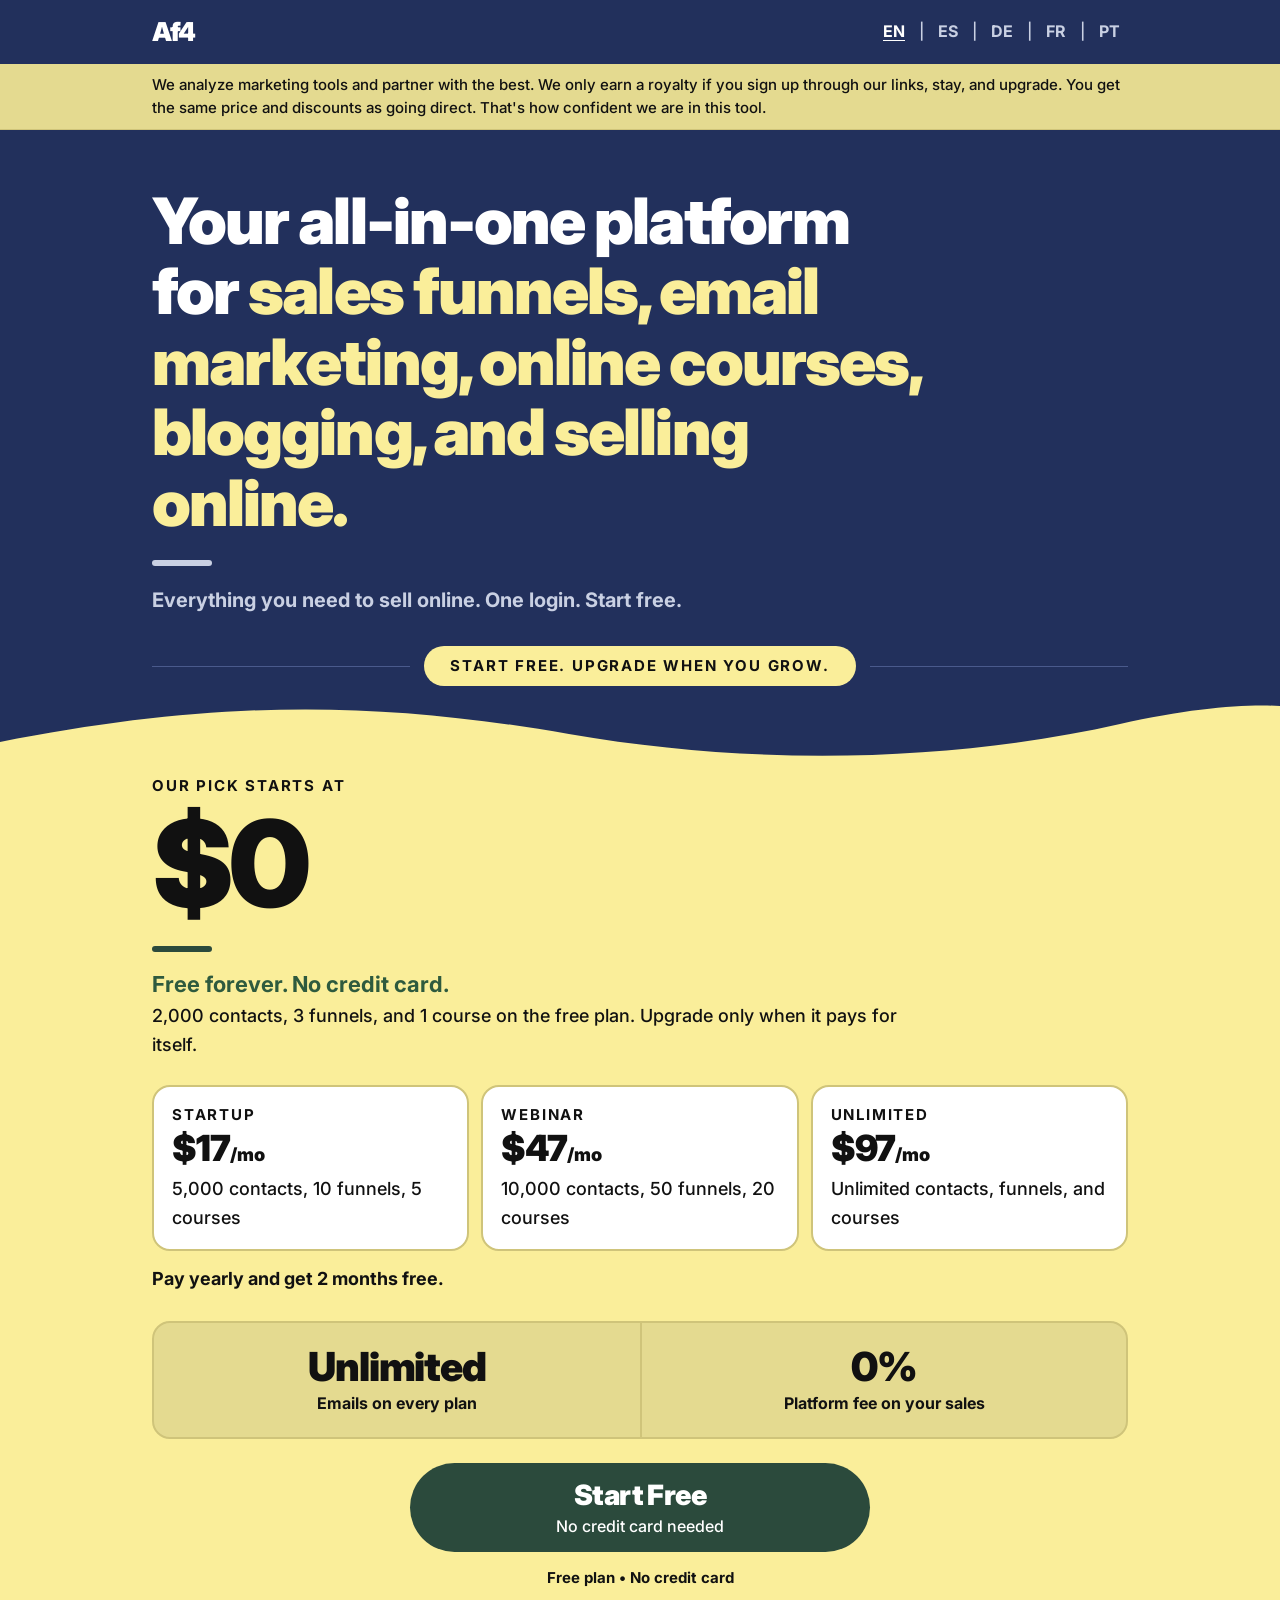
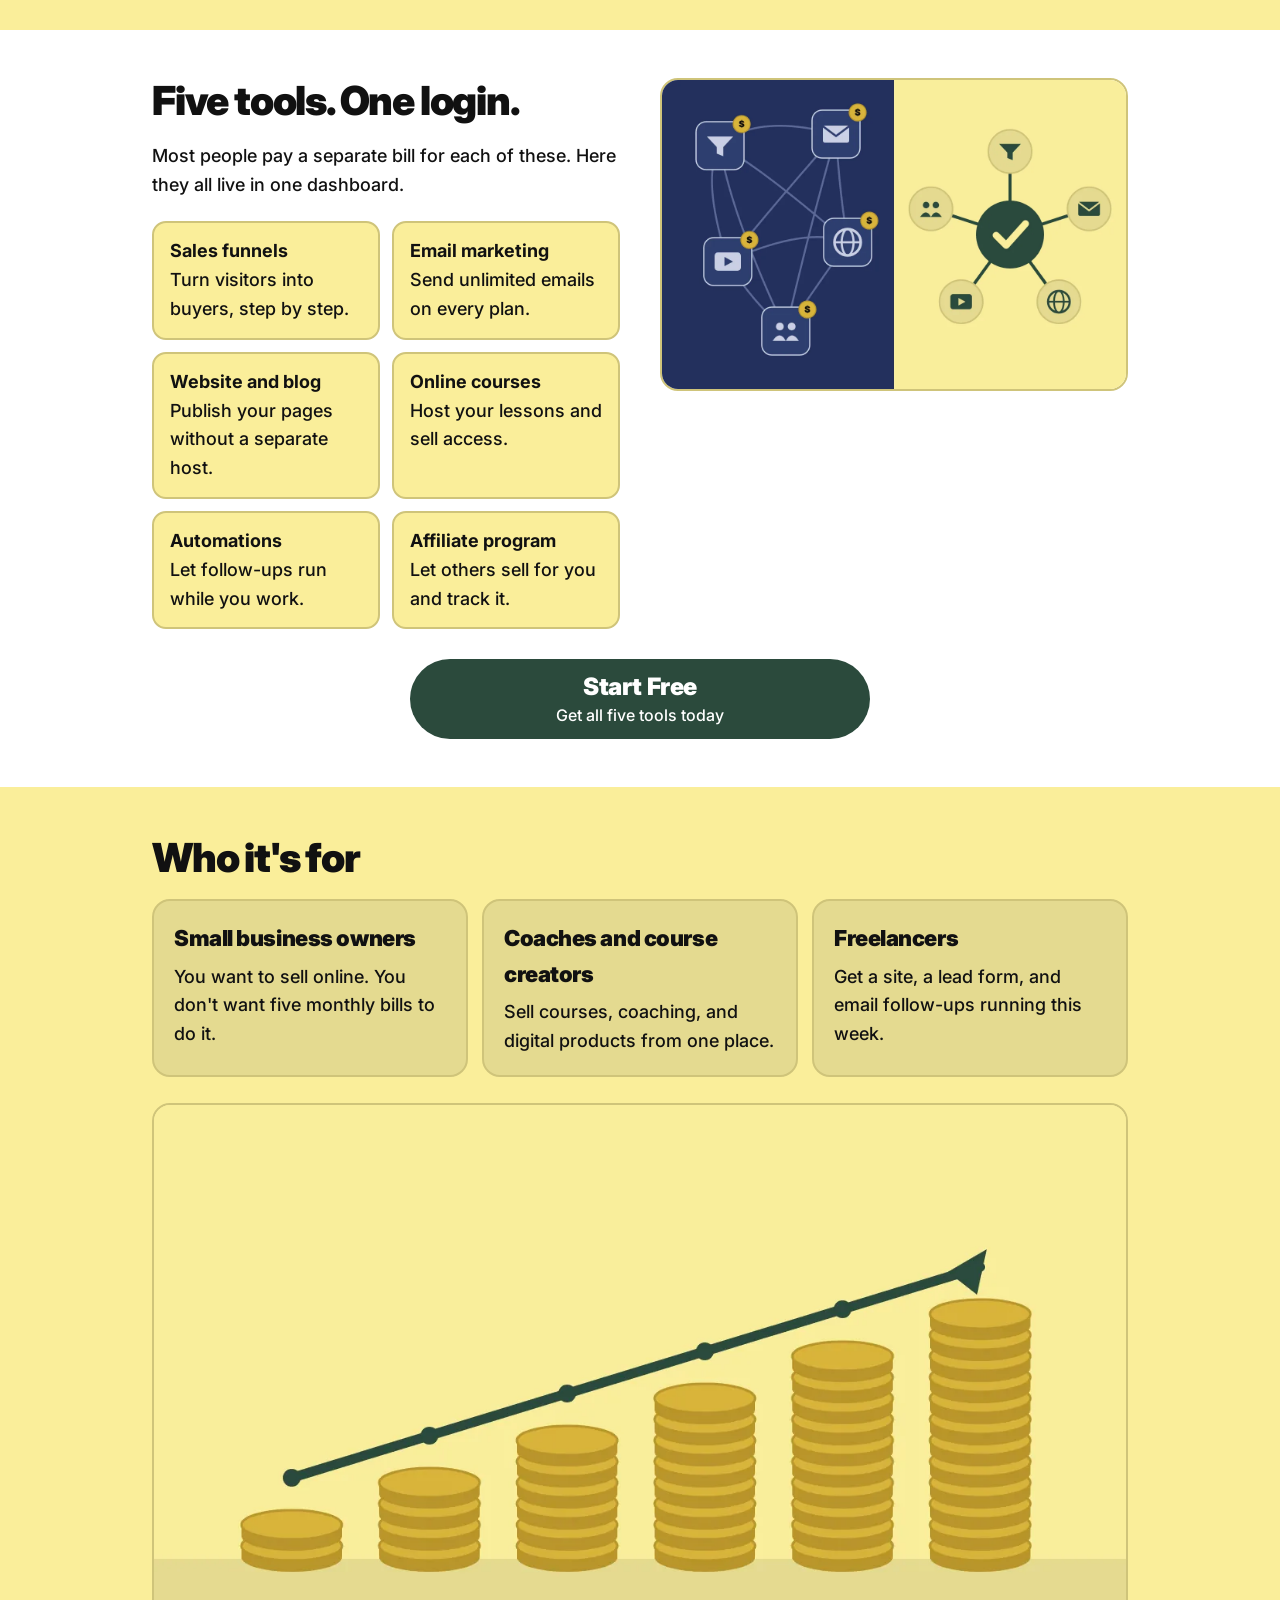
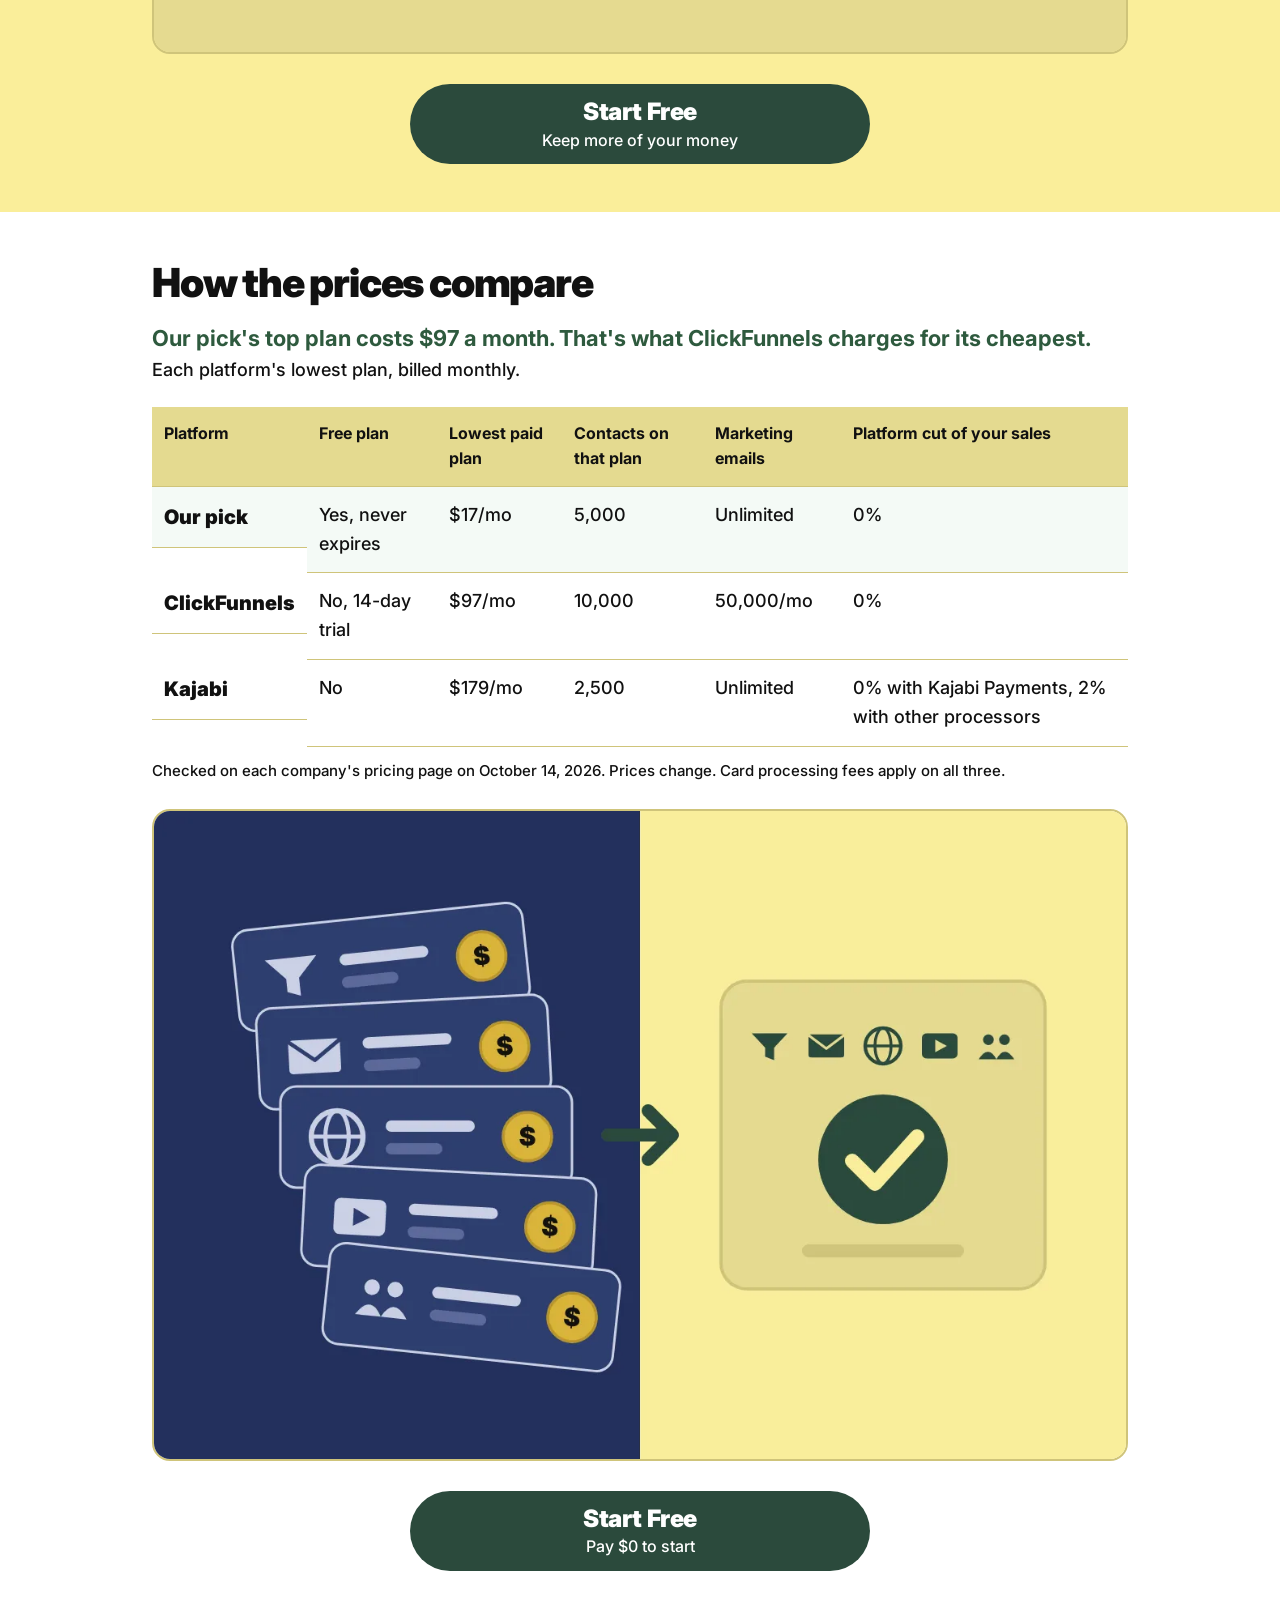
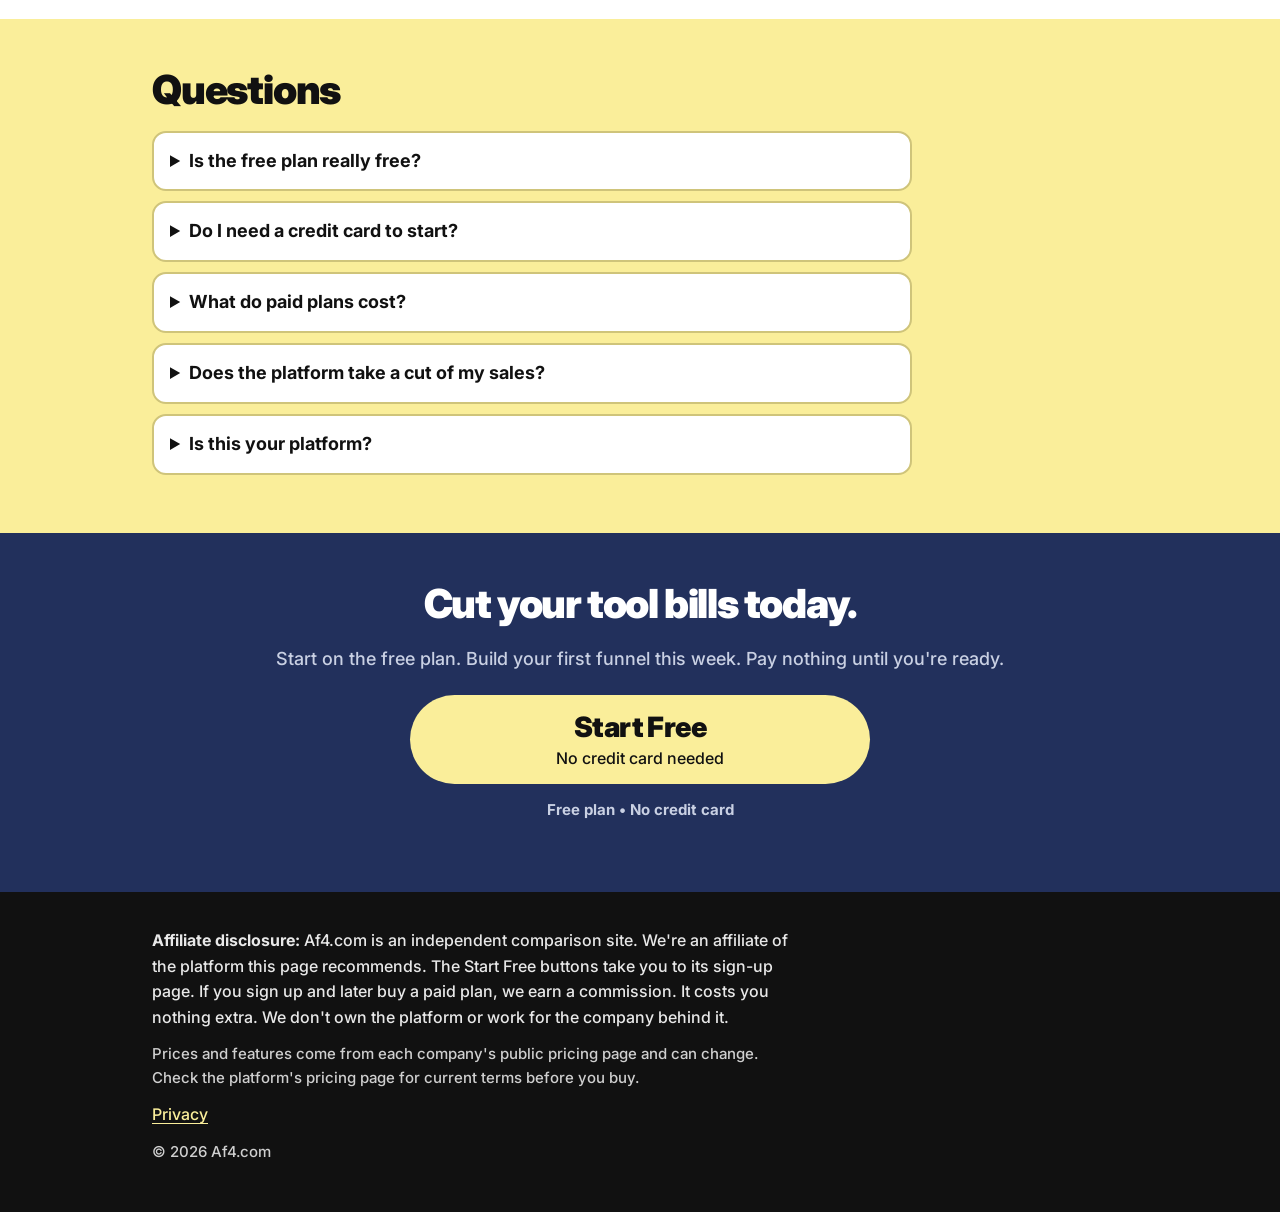
<file: index.html>
<!doctype html>
<html lang="en">
<head>
<meta charset="utf-8">
<meta name="viewport" content="width=device-width, initial-scale=1">
<title>One Marketing Platform Instead of Five. Start at $0.</title>
<meta name="description" content="Funnels, email, courses, and a website in one platform. Cut your tool bills and start on a free plan that never expires. No credit card needed.">
<link rel="canonical" href="https://af4.com/">
<link rel="alternate" hreflang="en" href="https://af4.com/">
<link rel="alternate" hreflang="es" href="https://af4.com/es/">
<link rel="alternate" hreflang="de" href="https://af4.com/de/">
<link rel="alternate" hreflang="fr" href="https://af4.com/fr/">
<link rel="alternate" hreflang="pt-BR" href="https://af4.com/pt/">
<link rel="alternate" hreflang="x-default" href="https://af4.com/">
<meta property="og:type" content="website">
<meta property="og:locale" content="en_US">
<meta property="og:title" content="One Marketing Platform Instead of Five. Start at $0.">
<meta property="og:description" content="Stop paying for five tools. Funnels, email, courses, and a website in one place. Free plan, no credit card.">
<meta property="og:url" content="https://af4.com/">
<meta property="og:image" content="https://af4.com/assets/img/share-en.jpg">
<meta property="og:image:width" content="1200">
<meta property="og:image:height" content="630">
<meta name="twitter:card" content="summary_large_image">
<link rel="preconnect" href="https://fonts.googleapis.com">
<link rel="preconnect" href="https://fonts.gstatic.com" crossorigin>
<link href="https://fonts.googleapis.com/css2?family=Inter:wght@500;700;900&display=swap" rel="stylesheet">
<link rel="stylesheet" href="/assets/styles.css">
</head>
<body>
<a class="skip" href="#main">Skip to content</a>

<header class="site-header">
  <div class="wrap">
    <a class="wordmark" href="/">Af4</a>
    <nav class="lang" aria-label="Language">
      <a href="/" hreflang="en" lang="en" aria-current="page">EN</a>
      <span aria-hidden="true">|</span>
      <a href="/es/" hreflang="es" lang="es">ES</a>
      <span aria-hidden="true">|</span>
      <a href="/de/" hreflang="de" lang="de">DE</a>
      <span aria-hidden="true">|</span>
      <a href="/fr/" hreflang="fr" lang="fr">FR</a>
      <span aria-hidden="true">|</span>
      <a href="/pt/" hreflang="pt-BR" lang="pt-BR">PT</a>
    </nav>
  </div>
</header>

<div class="disclosure"><div class="wrap">We analyze marketing tools and partner with the best. We only earn a royalty if you sign up through our links, stay, and upgrade. You get the same price and discounts as going direct. That's how confident we are in this tool.</div></div>

<main id="main">

  <!-- 3. Hero -->
  <section class="hero" aria-labelledby="hero-title">
    <div class="hero-top">
      <div class="wrap">
        <h1 id="hero-title" class="headline">Your all-in-one platform for <em>sales funnels, email marketing, online courses, blogging, and selling online.</em></h1>
        <span class="bar" aria-hidden="true"></span>
        <p class="promise">Everything you need to sell online. One login. Start free.</p>
        <div class="seam"><span class="pill">Start free. Upgrade when you grow.</span></div>
      </div>
    </div>
    <svg class="wave" viewBox="0 0 1440 80" preserveAspectRatio="none" aria-hidden="true" focusable="false">
      <path d="M0 52 C 240 10, 420 10, 640 44 C 860 78, 1080 70, 1260 34 C 1340 18, 1400 14, 1440 16 L1440 80 L0 80 Z" fill="#FAEE9A"/>
    </svg>
    <div class="hero-bottom">
      <div class="wrap">
        <!-- Plans verified Oct 14, 2026 on the platform's pricing page -->
        <p class="price-line"><span class="eyebrow">Our pick starts at</span><span class="big">$0</span></p>
        <span class="bar" style="background:var(--green)" aria-hidden="true"></span>
        <p class="highlight">Free forever. No credit card.</p>
        <p class="sub">2,000 contacts, 3 funnels, and 1 course on the free plan. Upgrade only when it pays for itself.</p>

        <ul class="plans" aria-label="Paid plans">
          <li class="plan">
            <h2>Startup</h2>
            <p class="price">$17<small>/mo</small></p>
            <p>5,000 contacts, 10 funnels, 5 courses</p>
          </li>
          <li class="plan">
            <h2>Webinar</h2>
            <p class="price">$47<small>/mo</small></p>
            <p>10,000 contacts, 50 funnels, 20 courses</p>
          </li>
          <li class="plan">
            <h2>Unlimited</h2>
            <p class="price">$97<small>/mo</small></p>
            <p>Unlimited contacts, funnels, and courses</p>
          </li>
        </ul>
        <p class="plan-note">Pay yearly and get 2 months free.</p>

        <!-- 4. Stat box -->
        <section class="stats" aria-label="Included on every plan">
          <div class="stat"><strong>Unlimited</strong><span>Emails on every plan</span></div>
          <div class="stat"><strong>0%</strong><span>Platform fee on your sales</span></div>
        </section>

        <!-- 5. Primary CTA -->
        <div class="cta-block">
          <a class="cta" href="https://systeme.io/?sa=sa0250011128a891fabc97c78c0dd8a0781482b298" target="_blank" rel="sponsored noopener">Start Free<small>No credit card needed</small></a>
          <p class="micro">Free plan • No credit card</p>
        </div>
      </div>
    </div>
  </section>

  <!-- 6. What you can build -->
  <section class="section section-alt" aria-labelledby="build-title">
    <div class="wrap split">
      <div>
        <h2 id="build-title">Five tools. One login.</h2>
        <p class="intro">Most people pay a separate bill for each of these. Here they all live in one dashboard.</p>
        <ul class="features">
          <li><b>Sales funnels</b>Turn visitors into buyers, step by step.</li>
          <li><b>Email marketing</b>Send unlimited emails on every plan.</li>
          <li><b>Website and blog</b>Publish your pages without a separate host.</li>
          <li><b>Online courses</b>Host your lessons and sell access.</li>
          <li><b>Automations</b>Let follow-ups run while you work.</li>
          <li><b>Affiliate program</b>Let others sell for you and track it.</li>
        </ul>
      </div>
      <img class="figure" src="/assets/img/one-platform-fewer-tools.webp" width="1200" height="800" loading="lazy" alt="Five separate tools tangled together on the left, the same five connected to one hub on the right">
    </div>
    <div class="wrap mid-cta">
      <a class="cta" href="https://systeme.io/?sa=sa0250011128a891fabc97c78c0dd8a0781482b298" target="_blank" rel="sponsored noopener">Start Free<small>Get all five tools today</small></a>
    </div>
  </section>

  <!-- 7. Who it's for -->
  <section class="section" aria-labelledby="who-title">
    <div class="wrap">
      <h2 id="who-title">Who it's for</h2>
      <div class="cards">
        <article class="card">
          <h3>Small business owners</h3>
          <p>You want to sell online. You don't want five monthly bills to do it.</p>
        </article>
        <article class="card">
          <h3>Coaches and course creators</h3>
          <p>Sell courses, coaching, and digital products from one place.</p>
        </article>
        <article class="card">
          <h3>Freelancers</h3>
          <p>Get a site, a lead form, and email follow-ups running this week.</p>
        </article>
      </div>
      <img class="figure" src="/assets/img/save-money-on-software.webp" width="1200" height="675" loading="lazy" alt="Stacks of coins growing taller month after month">
      <div class="mid-cta">
        <a class="cta" href="https://systeme.io/?sa=sa0250011128a891fabc97c78c0dd8a0781482b298" target="_blank" rel="sponsored noopener">Start Free<small>Keep more of your money</small></a>
      </div>
    </div>
  </section>

  <!-- 8. Comparison -->
  <section class="section section-alt" aria-labelledby="compare-title">
    <div class="wrap">
      <h2 id="compare-title">How the prices compare</h2>
      <p class="highlight">Our pick's top plan costs $97 a month. That's what ClickFunnels charges for its cheapest.</p>
      <p class="intro">Each platform's lowest plan, billed monthly.</p>
      <table class="compare">
        <caption>Checked on each company's pricing page on October 14, 2026. Prices change. Card processing fees apply on all three.</caption>
        <thead>
          <tr><th scope="col">Platform</th><th scope="col">Free plan</th><th scope="col">Lowest paid plan</th><th scope="col">Contacts on that plan</th><th scope="col">Marketing emails</th><th scope="col">Platform cut of your sales</th></tr>
        </thead>
        <tbody>
          <tr class="us">
            <th scope="row">Our pick</th>
            <td data-label="Free plan">Yes, never expires</td>
            <td data-label="Lowest paid plan">$17/mo</td>
            <td data-label="Contacts on that plan">5,000</td>
            <td data-label="Marketing emails">Unlimited</td>
            <td data-label="Platform cut of your sales">0%</td>
          </tr>
          <tr>
            <th scope="row">ClickFunnels</th>
            <td data-label="Free plan">No, 14-day trial</td>
            <td data-label="Lowest paid plan">$97/mo</td>
            <td data-label="Contacts on that plan">10,000</td>
            <td data-label="Marketing emails">50,000/mo</td>
            <td data-label="Platform cut of your sales">0%</td>
          </tr>
          <tr>
            <th scope="row">Kajabi</th>
            <td data-label="Free plan">No</td>
            <td data-label="Lowest paid plan">$179/mo</td>
            <td data-label="Contacts on that plan">2,500</td>
            <td data-label="Marketing emails">Unlimited</td>
            <td data-label="Platform cut of your sales">0% with Kajabi Payments, 2% with other processors</td>
          </tr>
        </tbody>
      </table>
      <img class="figure" src="/assets/img/five-bills-to-one.webp" width="1200" height="800" loading="lazy" alt="Five monthly tool bills on the left replaced by one platform on the right">
      <div class="mid-cta">
        <a class="cta" href="https://systeme.io/?sa=sa0250011128a891fabc97c78c0dd8a0781482b298" target="_blank" rel="sponsored noopener">Start Free<small>Pay $0 to start</small></a>
      </div>
    </div>
  </section>

  <!-- 9. FAQ -->
  <section class="section faq" aria-labelledby="faq-title">
    <div class="wrap">
      <h2 id="faq-title">Questions</h2>
      <details>
        <summary>Is the free plan really free?</summary>
        <p>Yes. It never expires. It includes up to 2,000 contacts, 3 funnels, and 1 course.</p>
      </details>
      <details>
        <summary>Do I need a credit card to start?</summary>
        <p>No. You can sign up for the free plan without one.</p>
      </details>
      <details>
        <summary>What do paid plans cost?</summary>
        <p>Paid plans are $17, $47, and $97 a month. Annual billing gives you 2 months free. Paid plans come with a 14-day free trial.</p>
      </details>
      <details>
        <summary>Does the platform take a cut of my sales?</summary>
        <p>No. It charges 0% transaction fees on every plan. Your payment processor, like Stripe or PayPal, still charges its own fee.</p>
      </details>
      <details>
        <summary>Is this your platform?</summary>
        <p>No. We're an independent affiliate. The Start Free buttons take you to the platform's own sign-up page. If you sign up and later buy a paid plan, we earn a commission. Your price stays the same.</p>
      </details>
    </div>
  </section>

  <!-- 10. Final CTA -->
  <section class="section final" aria-labelledby="final-title">
    <div class="wrap">
      <h2 id="final-title">Cut your tool bills today.</h2>
      <p>Start on the free plan. Build your first funnel this week. Pay nothing until you're ready.</p>
      <a class="cta" href="https://systeme.io/?sa=sa0250011128a891fabc97c78c0dd8a0781482b298" target="_blank" rel="sponsored noopener">Start Free<small>No credit card needed</small></a>
      <p class="micro">Free plan • No credit card</p>
    </div>
  </section>

</main>

<!-- 11. Footer -->
<footer class="site-footer">
  <div class="wrap">
    <p><strong>Affiliate disclosure:</strong> Af4.com is an independent comparison site. We're an affiliate of the platform this page recommends. The Start Free buttons take you to its sign-up page. If you sign up and later buy a paid plan, we earn a commission. It costs you nothing extra. We don't own the platform or work for the company behind it.</p>
    <p class="fineprint">Prices and features come from each company's public pricing page and can change. Check the platform's pricing page for current terms before you buy.</p>
    <p><a href="/privacy.html">Privacy</a></p>
    <p class="fineprint">© 2026 Af4.com</p>
  </div>
</footer>

<div class="sticky-cta">
  <span>Free plan. No credit card.</span>
  <a href="https://systeme.io/?sa=sa0250011128a891fabc97c78c0dd8a0781482b298" target="_blank" rel="sponsored noopener">Start Free</a>
</div>
</body>
</html>
</file>
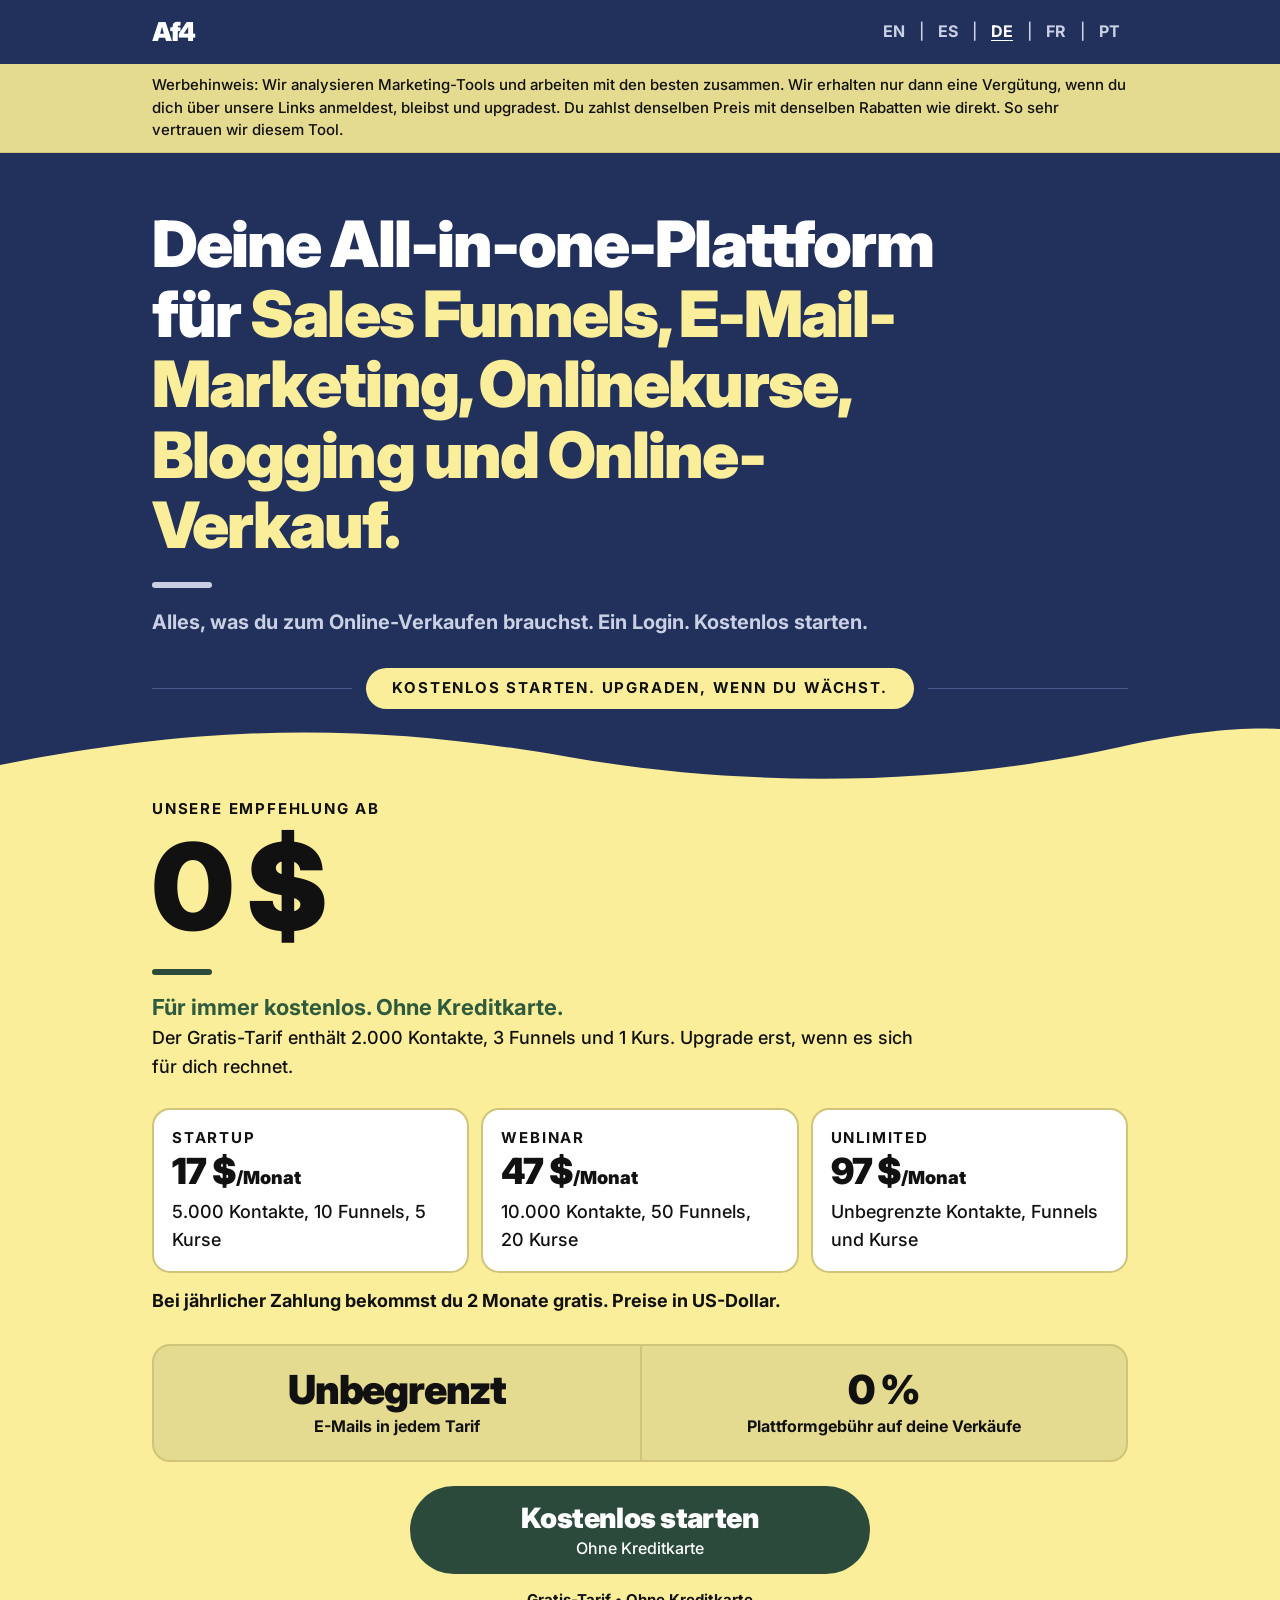
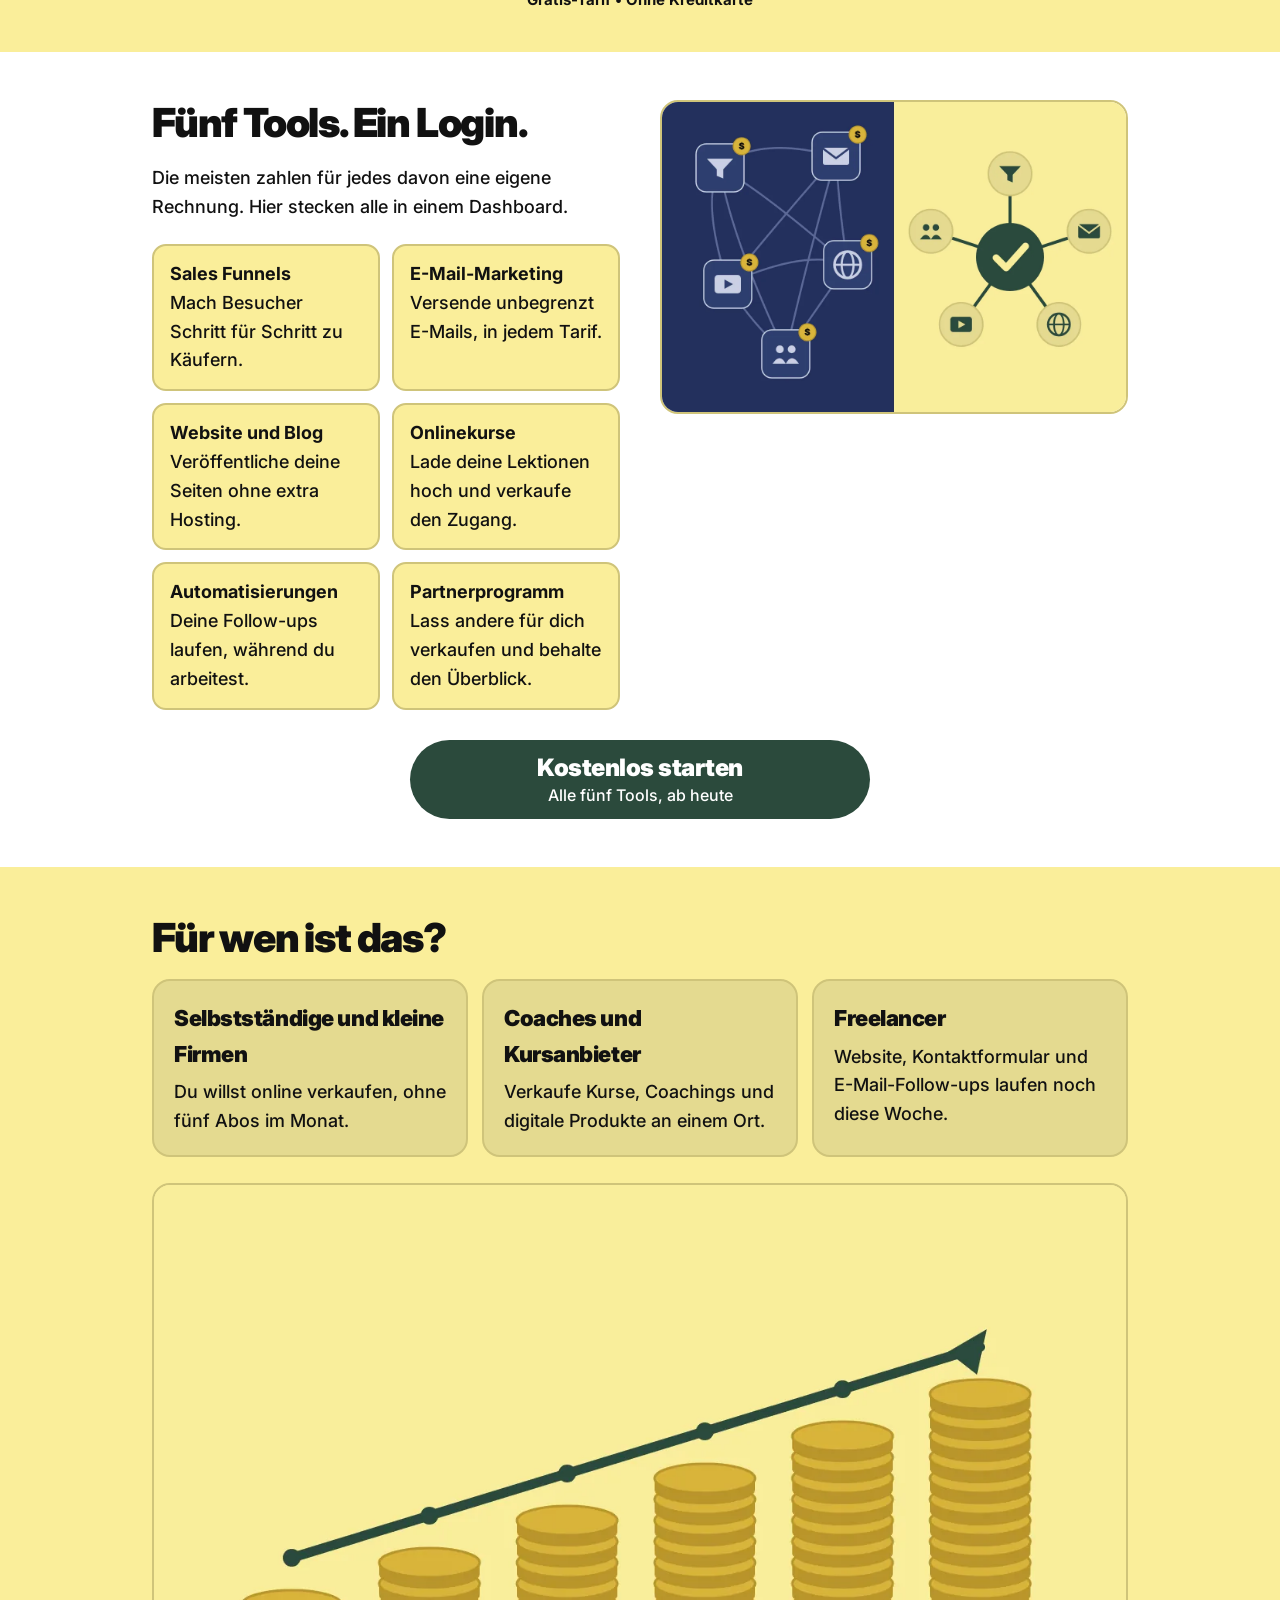
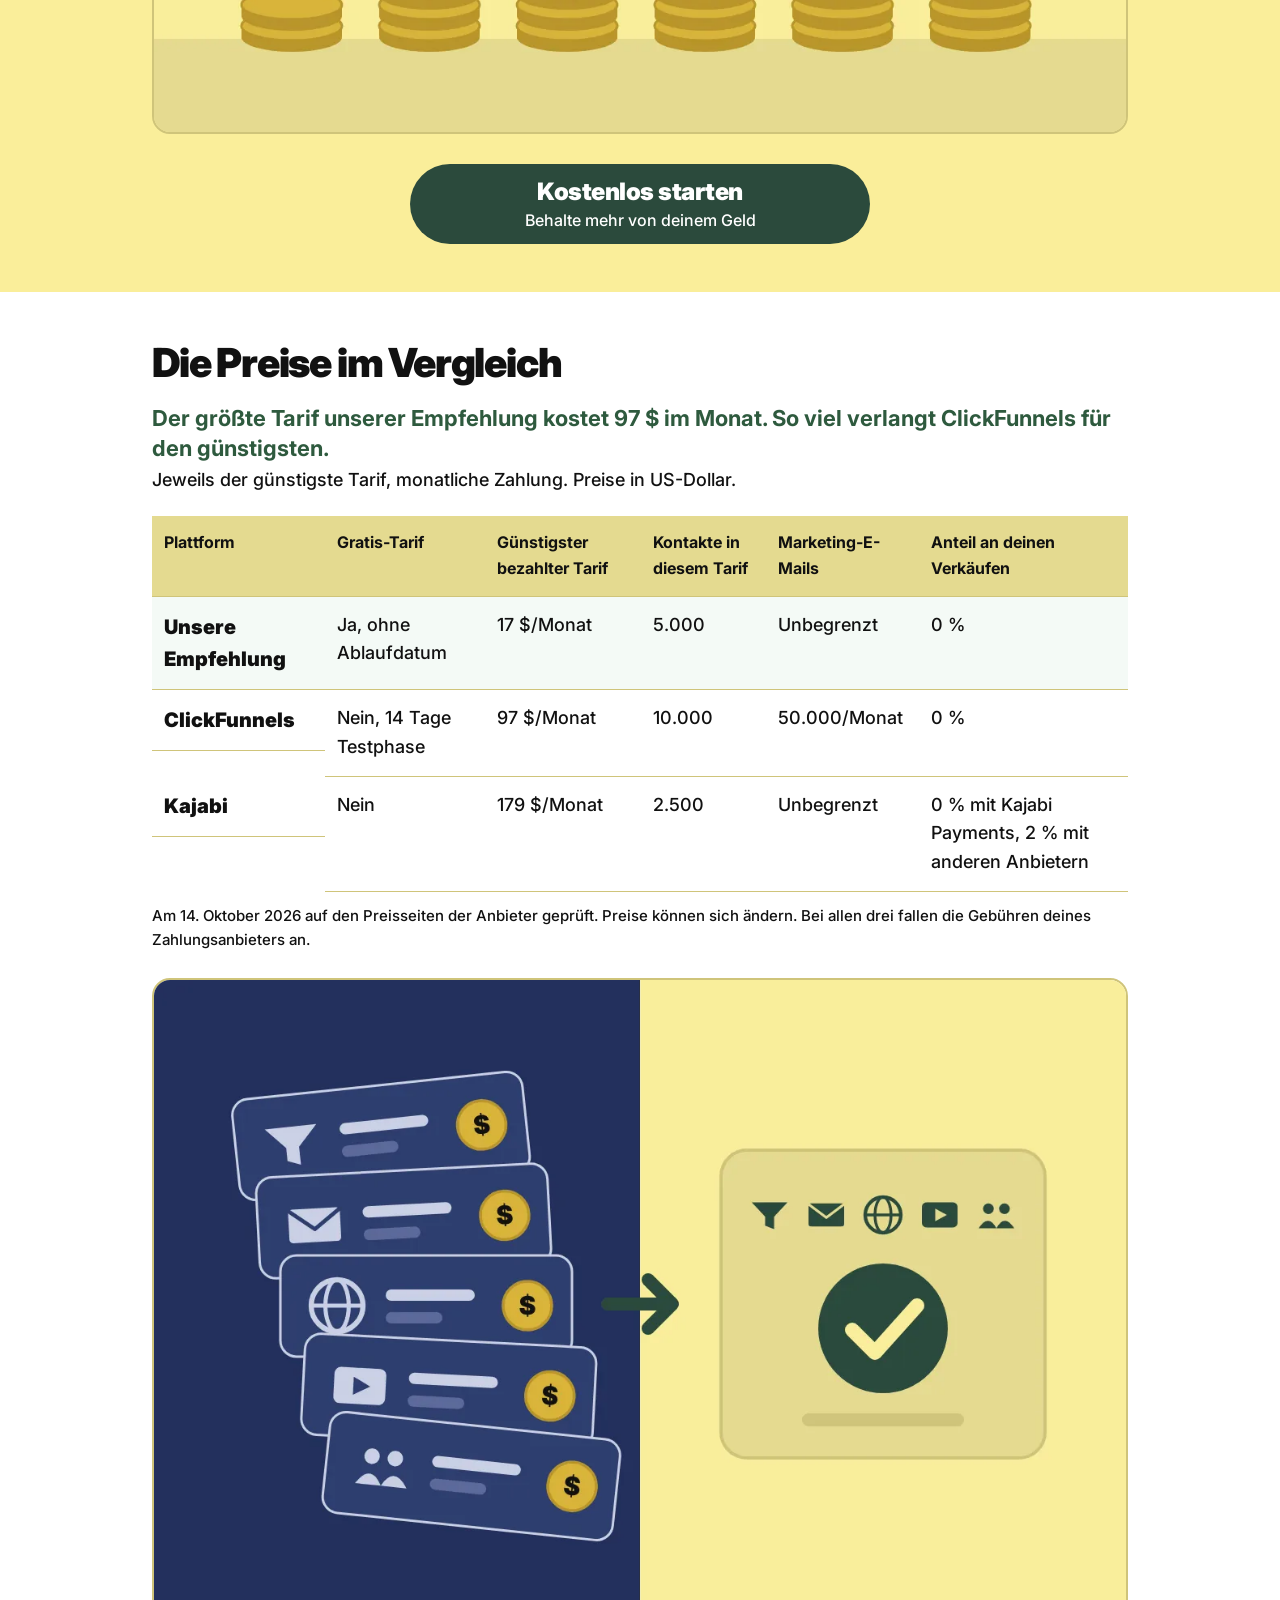
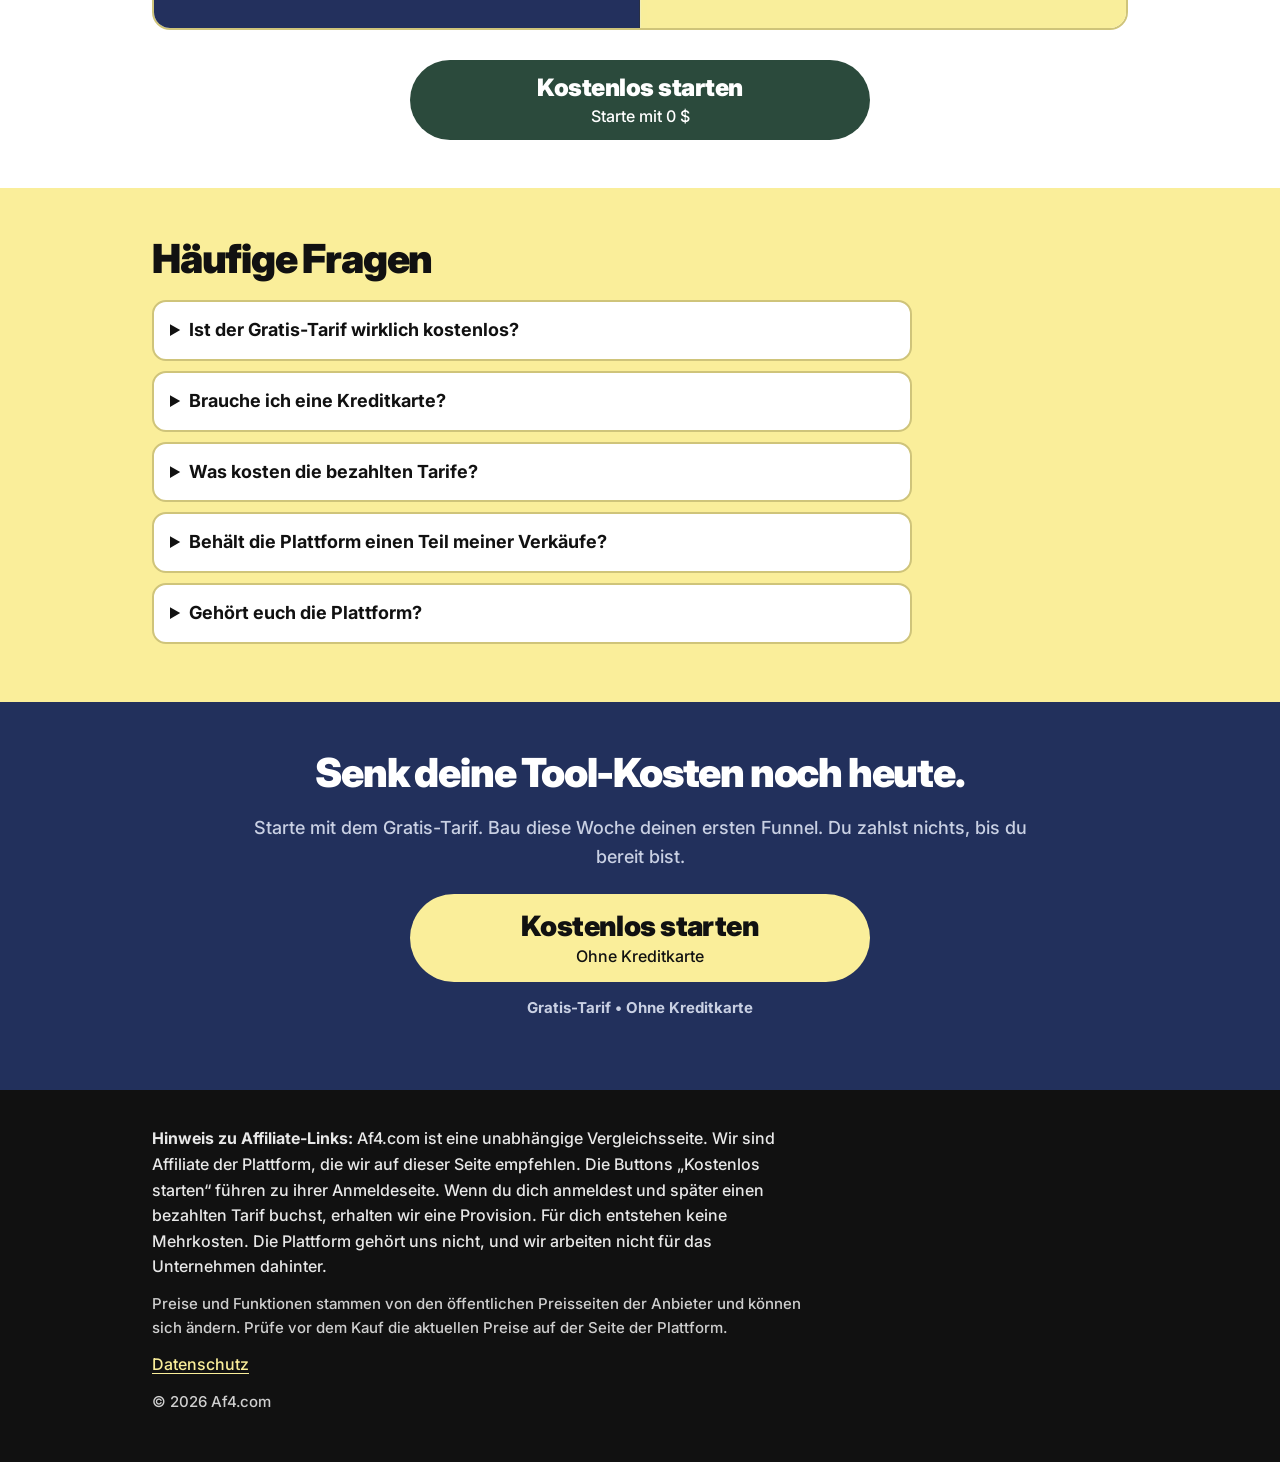
<file: de/index.html>
<!doctype html>
<html lang="de">
<head>
<meta charset="utf-8">
<meta name="viewport" content="width=device-width, initial-scale=1">
<title>Eine Marketing-Plattform statt fünf. Ab 0 $.</title>
<meta name="description" content="Funnels, E-Mail-Marketing, Onlinekurse und Website an einem Ort. Spar dir fünf Tools und starte mit dem Gratis-Tarif. Ohne Kreditkarte.">
<link rel="canonical" href="https://af4.com/de/">
<link rel="alternate" hreflang="en" href="https://af4.com/">
<link rel="alternate" hreflang="es" href="https://af4.com/es/">
<link rel="alternate" hreflang="de" href="https://af4.com/de/">
<link rel="alternate" hreflang="fr" href="https://af4.com/fr/">
<link rel="alternate" hreflang="pt-BR" href="https://af4.com/pt/">
<link rel="alternate" hreflang="x-default" href="https://af4.com/">
<meta property="og:type" content="website">
<meta property="og:locale" content="de_DE">
<meta property="og:title" content="Eine Marketing-Plattform statt fünf. Ab 0 $.">
<meta property="og:description" content="Schluss mit fünf Tools. Funnels, E-Mail, Kurse und Website an einem Ort. Gratis-Tarif, ohne Kreditkarte.">
<meta property="og:url" content="https://af4.com/de/">
<meta property="og:image" content="https://af4.com/assets/img/share-de.jpg">
<meta property="og:image:width" content="1200">
<meta property="og:image:height" content="630">
<meta name="twitter:card" content="summary_large_image">
<link rel="preconnect" href="https://fonts.googleapis.com">
<link rel="preconnect" href="https://fonts.gstatic.com" crossorigin>
<link href="https://fonts.googleapis.com/css2?family=Inter:wght@500;700;900&display=swap" rel="stylesheet">
<link rel="stylesheet" href="/assets/styles.css">
</head>
<body>
<a class="skip" href="#main">Zum Inhalt springen</a>

<header class="site-header">
  <div class="wrap">
    <a class="wordmark" href="/de/">Af4</a>
    <nav class="lang" aria-label="Sprache">
      <a href="/" hreflang="en" lang="en">EN</a>
      <span aria-hidden="true">|</span>
      <a href="/es/" hreflang="es" lang="es">ES</a>
      <span aria-hidden="true">|</span>
      <a href="/de/" hreflang="de" lang="de" aria-current="page">DE</a>
      <span aria-hidden="true">|</span>
      <a href="/fr/" hreflang="fr" lang="fr">FR</a>
      <span aria-hidden="true">|</span>
      <a href="/pt/" hreflang="pt-BR" lang="pt-BR">PT</a>
    </nav>
  </div>
</header>

<div class="disclosure"><div class="wrap">Werbehinweis: Wir analysieren Marketing-Tools und arbeiten mit den besten zusammen. Wir erhalten nur dann eine Vergütung, wenn du dich über unsere Links anmeldest, bleibst und upgradest. Du zahlst denselben Preis mit denselben Rabatten wie direkt. So sehr vertrauen wir diesem Tool.</div></div>

<main id="main">

  <!-- 3. Hero -->
  <section class="hero" aria-labelledby="hero-title">
    <div class="hero-top">
      <div class="wrap">
        <h1 id="hero-title" class="headline">Deine All-in-one-Plattform für <em>Sales Funnels, E-Mail-Marketing, Onlinekurse, Blogging und Online-Verkauf.</em></h1>
        <span class="bar" aria-hidden="true"></span>
        <p class="promise">Alles, was du zum Online-Verkaufen brauchst. Ein Login. Kostenlos starten.</p>
        <div class="seam"><span class="pill">Kostenlos starten. Upgraden, wenn du wächst.</span></div>
      </div>
    </div>
    <svg class="wave" viewBox="0 0 1440 80" preserveAspectRatio="none" aria-hidden="true" focusable="false">
      <path d="M0 52 C 240 10, 420 10, 640 44 C 860 78, 1080 70, 1260 34 C 1340 18, 1400 14, 1440 16 L1440 80 L0 80 Z" fill="#FAEE9A"/>
    </svg>
    <div class="hero-bottom">
      <div class="wrap">
        <!-- Tarife am 14. Okt. 2026 auf der Preisseite der Plattform geprüft -->
        <p class="price-line"><span class="eyebrow">Unsere Empfehlung ab</span><span class="big">0 $</span></p>
        <span class="bar" style="background:var(--green)" aria-hidden="true"></span>
        <p class="highlight">Für immer kostenlos. Ohne Kreditkarte.</p>
        <p class="sub">Der Gratis-Tarif enthält 2.000 Kontakte, 3 Funnels und 1 Kurs. Upgrade erst, wenn es sich für dich rechnet.</p>

        <ul class="plans" aria-label="Bezahlte Tarife">
          <li class="plan">
            <h2>Startup</h2>
            <p class="price">17 $<small>/Monat</small></p>
            <p>5.000 Kontakte, 10 Funnels, 5 Kurse</p>
          </li>
          <li class="plan">
            <h2>Webinar</h2>
            <p class="price">47 $<small>/Monat</small></p>
            <p>10.000 Kontakte, 50 Funnels, 20 Kurse</p>
          </li>
          <li class="plan">
            <h2>Unlimited</h2>
            <p class="price">97 $<small>/Monat</small></p>
            <p>Unbegrenzte Kontakte, Funnels und Kurse</p>
          </li>
        </ul>
        <p class="plan-note">Bei jährlicher Zahlung bekommst du 2 Monate gratis. Preise in US-Dollar.</p>

        <!-- 4. Stat box -->
        <section class="stats" aria-label="In jedem Tarif enthalten">
          <div class="stat"><strong>Unbegrenzt</strong><span>E-Mails in jedem Tarif</span></div>
          <div class="stat"><strong>0 %</strong><span>Plattformgebühr auf deine Verkäufe</span></div>
        </section>

        <!-- 5. Primary CTA -->
        <div class="cta-block">
          <a class="cta" href="https://systeme.io/?sa=sa0250011128a891fabc97c78c0dd8a0781482b298" target="_blank" rel="sponsored noopener">Kostenlos starten<small>Ohne Kreditkarte</small></a>
          <p class="micro">Gratis-Tarif • Ohne Kreditkarte</p>
        </div>
      </div>
    </div>
  </section>

  <!-- 6. What you can build -->
  <section class="section section-alt" aria-labelledby="build-title">
    <div class="wrap split">
      <div>
        <h2 id="build-title">Fünf Tools. Ein Login.</h2>
        <p class="intro">Die meisten zahlen für jedes davon eine eigene Rechnung. Hier stecken alle in einem Dashboard.</p>
        <ul class="features">
          <li><b>Sales Funnels</b>Mach Besucher Schritt für Schritt zu Käufern.</li>
          <li><b>E-Mail-Marketing</b>Versende unbegrenzt E-Mails, in jedem Tarif.</li>
          <li><b>Website und Blog</b>Veröffentliche deine Seiten ohne extra Hosting.</li>
          <li><b>Onlinekurse</b>Lade deine Lektionen hoch und verkaufe den Zugang.</li>
          <li><b>Automatisierungen</b>Deine Follow-ups laufen, während du arbeitest.</li>
          <li><b>Partnerprogramm</b>Lass andere für dich verkaufen und behalte den Überblick.</li>
        </ul>
      </div>
      <img class="figure" src="/assets/img/one-platform-fewer-tools.webp" width="1200" height="800" loading="lazy" alt="Links fünf einzelne, verknotete Tools, rechts dieselben fünf an einem zentralen Knoten">
    </div>
    <div class="wrap mid-cta">
      <a class="cta" href="https://systeme.io/?sa=sa0250011128a891fabc97c78c0dd8a0781482b298" target="_blank" rel="sponsored noopener">Kostenlos starten<small>Alle fünf Tools, ab heute</small></a>
    </div>
  </section>

  <!-- 7. Who it's for -->
  <section class="section" aria-labelledby="who-title">
    <div class="wrap">
      <h2 id="who-title">Für wen ist das?</h2>
      <div class="cards">
        <article class="card">
          <h3>Selbstständige und kleine Firmen</h3>
          <p>Du willst online verkaufen, ohne fünf Abos im Monat.</p>
        </article>
        <article class="card">
          <h3>Coaches und Kursanbieter</h3>
          <p>Verkaufe Kurse, Coachings und digitale Produkte an einem Ort.</p>
        </article>
        <article class="card">
          <h3>Freelancer</h3>
          <p>Website, Kontaktformular und E-Mail-Follow-ups laufen noch diese Woche.</p>
        </article>
      </div>
      <img class="figure" src="/assets/img/save-money-on-software.webp" width="1200" height="675" loading="lazy" alt="Münzstapel, die Monat für Monat höher werden">
      <div class="mid-cta">
        <a class="cta" href="https://systeme.io/?sa=sa0250011128a891fabc97c78c0dd8a0781482b298" target="_blank" rel="sponsored noopener">Kostenlos starten<small>Behalte mehr von deinem Geld</small></a>
      </div>
    </div>
  </section>

  <!-- 8. Comparison -->
  <section class="section section-alt" aria-labelledby="compare-title">
    <div class="wrap">
      <h2 id="compare-title">Die Preise im Vergleich</h2>
      <p class="highlight">Der größte Tarif unserer Empfehlung kostet 97 $ im Monat. So viel verlangt ClickFunnels für den günstigsten.</p>
      <p class="intro">Jeweils der günstigste Tarif, monatliche Zahlung. Preise in US-Dollar.</p>
      <table class="compare">
        <caption>Am 14. Oktober 2026 auf den Preisseiten der Anbieter geprüft. Preise können sich ändern. Bei allen drei fallen die Gebühren deines Zahlungsanbieters an.</caption>
        <thead>
          <tr><th scope="col">Plattform</th><th scope="col">Gratis-Tarif</th><th scope="col">Günstigster bezahlter Tarif</th><th scope="col">Kontakte in diesem Tarif</th><th scope="col">Marketing-E-Mails</th><th scope="col">Anteil an deinen Verkäufen</th></tr>
        </thead>
        <tbody>
          <tr class="us">
            <th scope="row">Unsere Empfehlung</th>
            <td data-label="Gratis-Tarif">Ja, ohne Ablaufdatum</td>
            <td data-label="Günstigster bezahlter Tarif">17 $/Monat</td>
            <td data-label="Kontakte in diesem Tarif">5.000</td>
            <td data-label="Marketing-E-Mails">Unbegrenzt</td>
            <td data-label="Anteil an Verkäufen">0 %</td>
          </tr>
          <tr>
            <th scope="row">ClickFunnels</th>
            <td data-label="Gratis-Tarif">Nein, 14 Tage Testphase</td>
            <td data-label="Günstigster bezahlter Tarif">97 $/Monat</td>
            <td data-label="Kontakte in diesem Tarif">10.000</td>
            <td data-label="Marketing-E-Mails">50.000/Monat</td>
            <td data-label="Anteil an Verkäufen">0 %</td>
          </tr>
          <tr>
            <th scope="row">Kajabi</th>
            <td data-label="Gratis-Tarif">Nein</td>
            <td data-label="Günstigster bezahlter Tarif">179 $/Monat</td>
            <td data-label="Kontakte in diesem Tarif">2.500</td>
            <td data-label="Marketing-E-Mails">Unbegrenzt</td>
            <td data-label="Anteil an Verkäufen">0 % mit Kajabi Payments, 2 % mit anderen Anbietern</td>
          </tr>
        </tbody>
      </table>
      <img class="figure" src="/assets/img/five-bills-to-one.webp" width="1200" height="800" loading="lazy" alt="Links fünf monatliche Tool-Rechnungen, rechts ersetzt durch eine Plattform">
      <div class="mid-cta">
        <a class="cta" href="https://systeme.io/?sa=sa0250011128a891fabc97c78c0dd8a0781482b298" target="_blank" rel="sponsored noopener">Kostenlos starten<small>Starte mit 0 $</small></a>
      </div>
    </div>
  </section>

  <!-- 9. FAQ -->
  <section class="section faq" aria-labelledby="faq-title">
    <div class="wrap">
      <h2 id="faq-title">Häufige Fragen</h2>
      <details>
        <summary>Ist der Gratis-Tarif wirklich kostenlos?</summary>
        <p>Ja, und er läuft nie ab. Er enthält bis zu 2.000 Kontakte, 3 Funnels und 1 Kurs.</p>
      </details>
      <details>
        <summary>Brauche ich eine Kreditkarte?</summary>
        <p>Nein. Für den Gratis-Tarif meldest du dich ohne Karte an.</p>
      </details>
      <details>
        <summary>Was kosten die bezahlten Tarife?</summary>
        <p>17 $, 47 $ und 97 $ im Monat. Bei jährlicher Zahlung bekommst du 2 Monate gratis. Jeder bezahlte Tarif hat eine kostenlose Testphase von 14 Tagen.</p>
      </details>
      <details>
        <summary>Behält die Plattform einen Teil meiner Verkäufe?</summary>
        <p>Nein. Sie berechnet in jedem Tarif 0 % Transaktionsgebühren. Dein Zahlungsanbieter, zum Beispiel Stripe oder PayPal, berechnet weiterhin seine eigene Gebühr.</p>
      </details>
      <details>
        <summary>Gehört euch die Plattform?</summary>
        <p>Nein. Wir sind ein unabhängiger Affiliate. Die Buttons „Kostenlos starten“ führen dich zur Anmeldeseite der Plattform. Wenn du dich anmeldest und später einen bezahlten Tarif buchst, erhalten wir eine Vergütung. Dein Preis bleibt gleich.</p>
      </details>
    </div>
  </section>

  <!-- 10. Final CTA -->
  <section class="section final" aria-labelledby="final-title">
    <div class="wrap">
      <h2 id="final-title">Senk deine Tool-Kosten noch heute.</h2>
      <p>Starte mit dem Gratis-Tarif. Bau diese Woche deinen ersten Funnel. Du zahlst nichts, bis du bereit bist.</p>
      <a class="cta" href="https://systeme.io/?sa=sa0250011128a891fabc97c78c0dd8a0781482b298" target="_blank" rel="sponsored noopener">Kostenlos starten<small>Ohne Kreditkarte</small></a>
      <p class="micro">Gratis-Tarif • Ohne Kreditkarte</p>
    </div>
  </section>

</main>

<!-- 11. Footer -->
<footer class="site-footer">
  <div class="wrap">
    <p><strong>Hinweis zu Affiliate-Links:</strong> Af4.com ist eine unabhängige Vergleichsseite. Wir sind Affiliate der Plattform, die wir auf dieser Seite empfehlen. Die Buttons „Kostenlos starten“ führen zu ihrer Anmeldeseite. Wenn du dich anmeldest und später einen bezahlten Tarif buchst, erhalten wir eine Provision. Für dich entstehen keine Mehrkosten. Die Plattform gehört uns nicht, und wir arbeiten nicht für das Unternehmen dahinter.</p>
    <p class="fineprint">Preise und Funktionen stammen von den öffentlichen Preisseiten der Anbieter und können sich ändern. Prüfe vor dem Kauf die aktuellen Preise auf der Seite der Plattform.</p>
    <p><a href="/de/datenschutz.html">Datenschutz</a></p>
    <p class="fineprint">© 2026 Af4.com</p>
  </div>
</footer>

<div class="sticky-cta">
  <span>Gratis. Ohne Karte.</span>
  <a href="https://systeme.io/?sa=sa0250011128a891fabc97c78c0dd8a0781482b298" target="_blank" rel="sponsored noopener">Kostenlos starten</a>
</div>
</body>
</html>
</file>
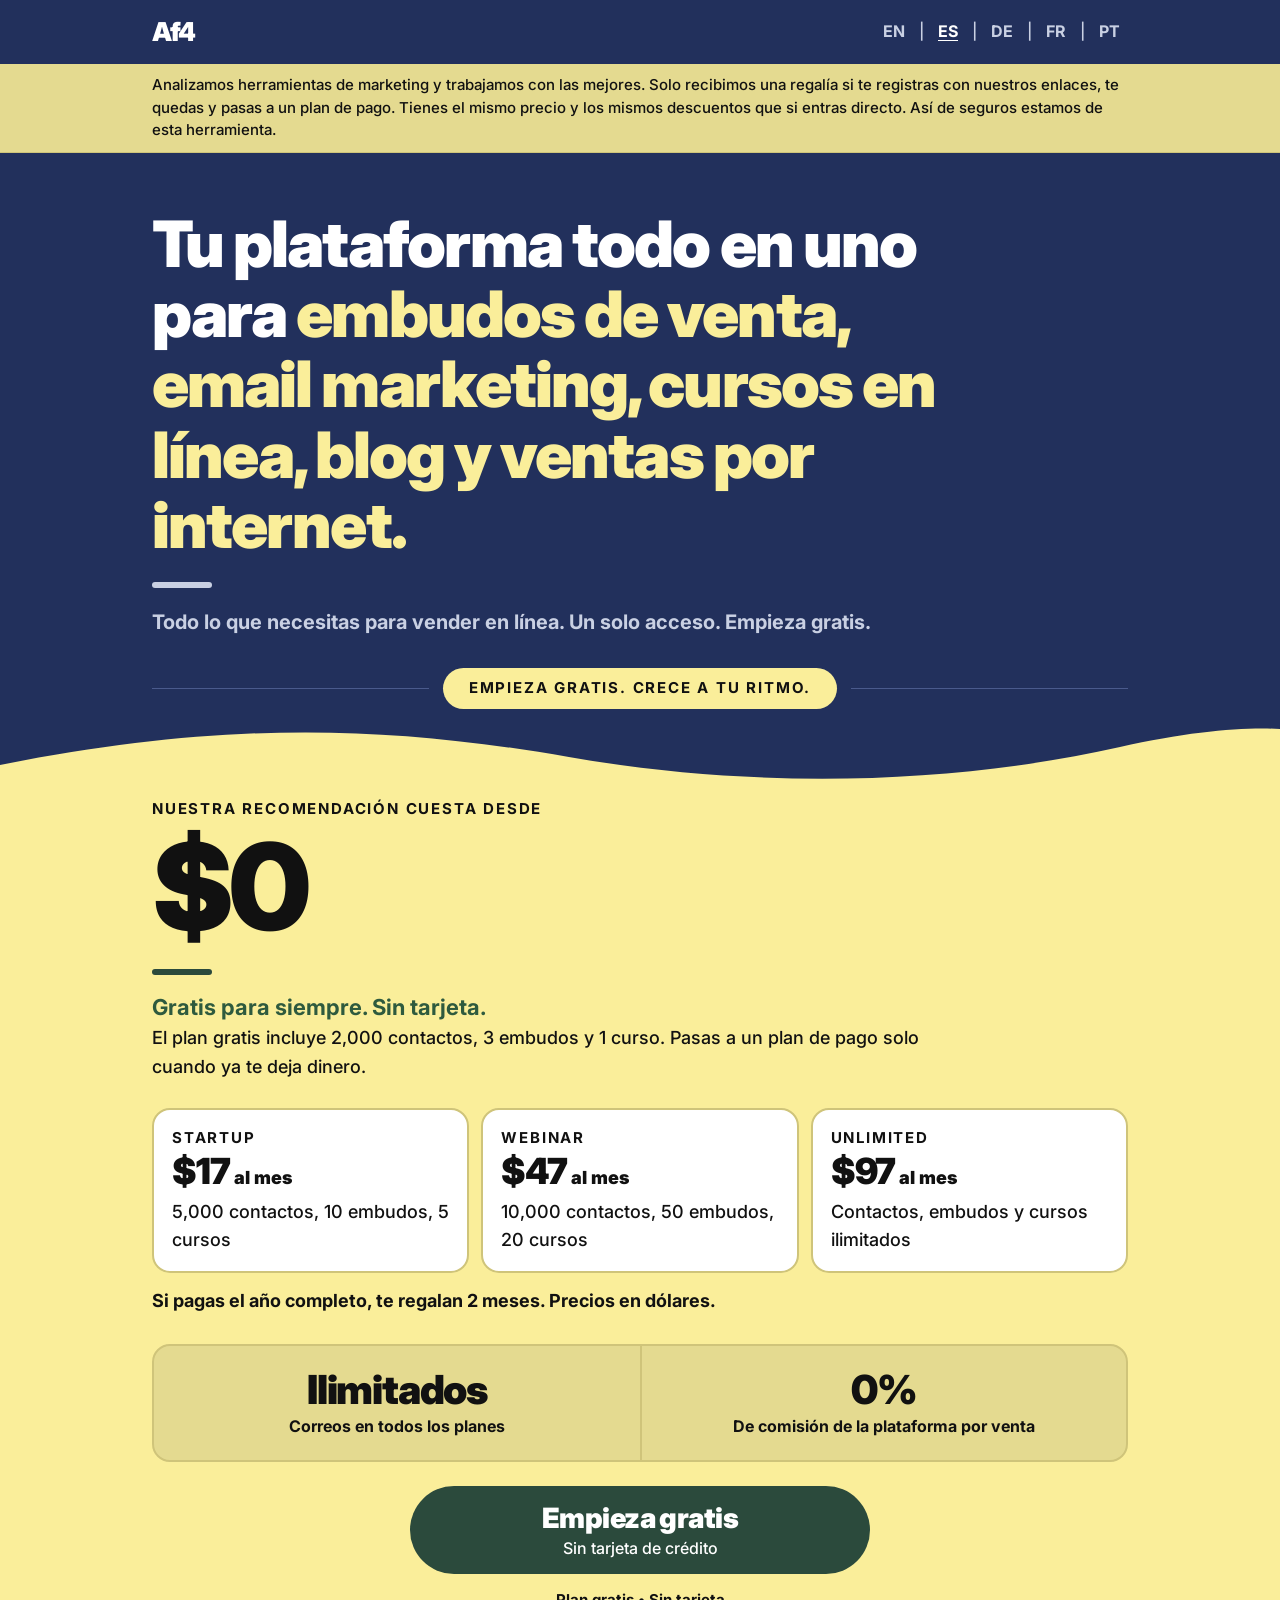
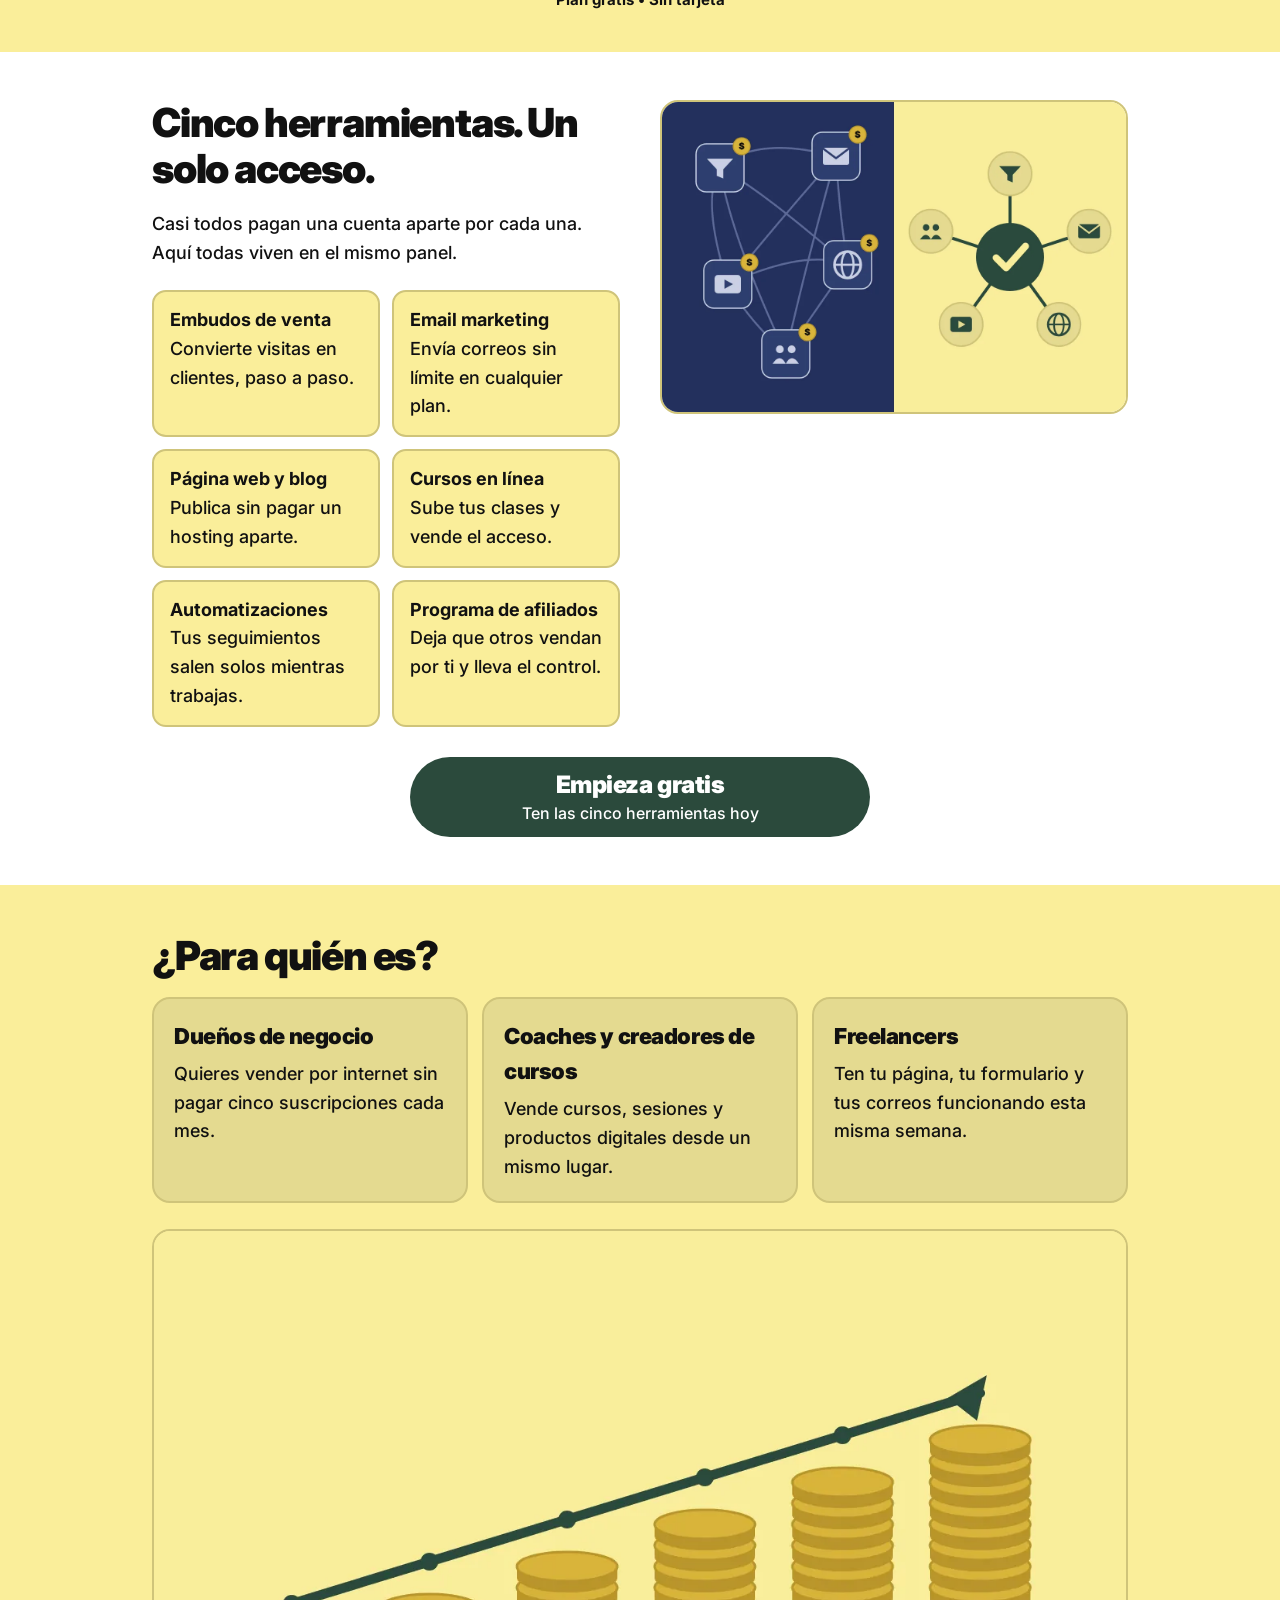
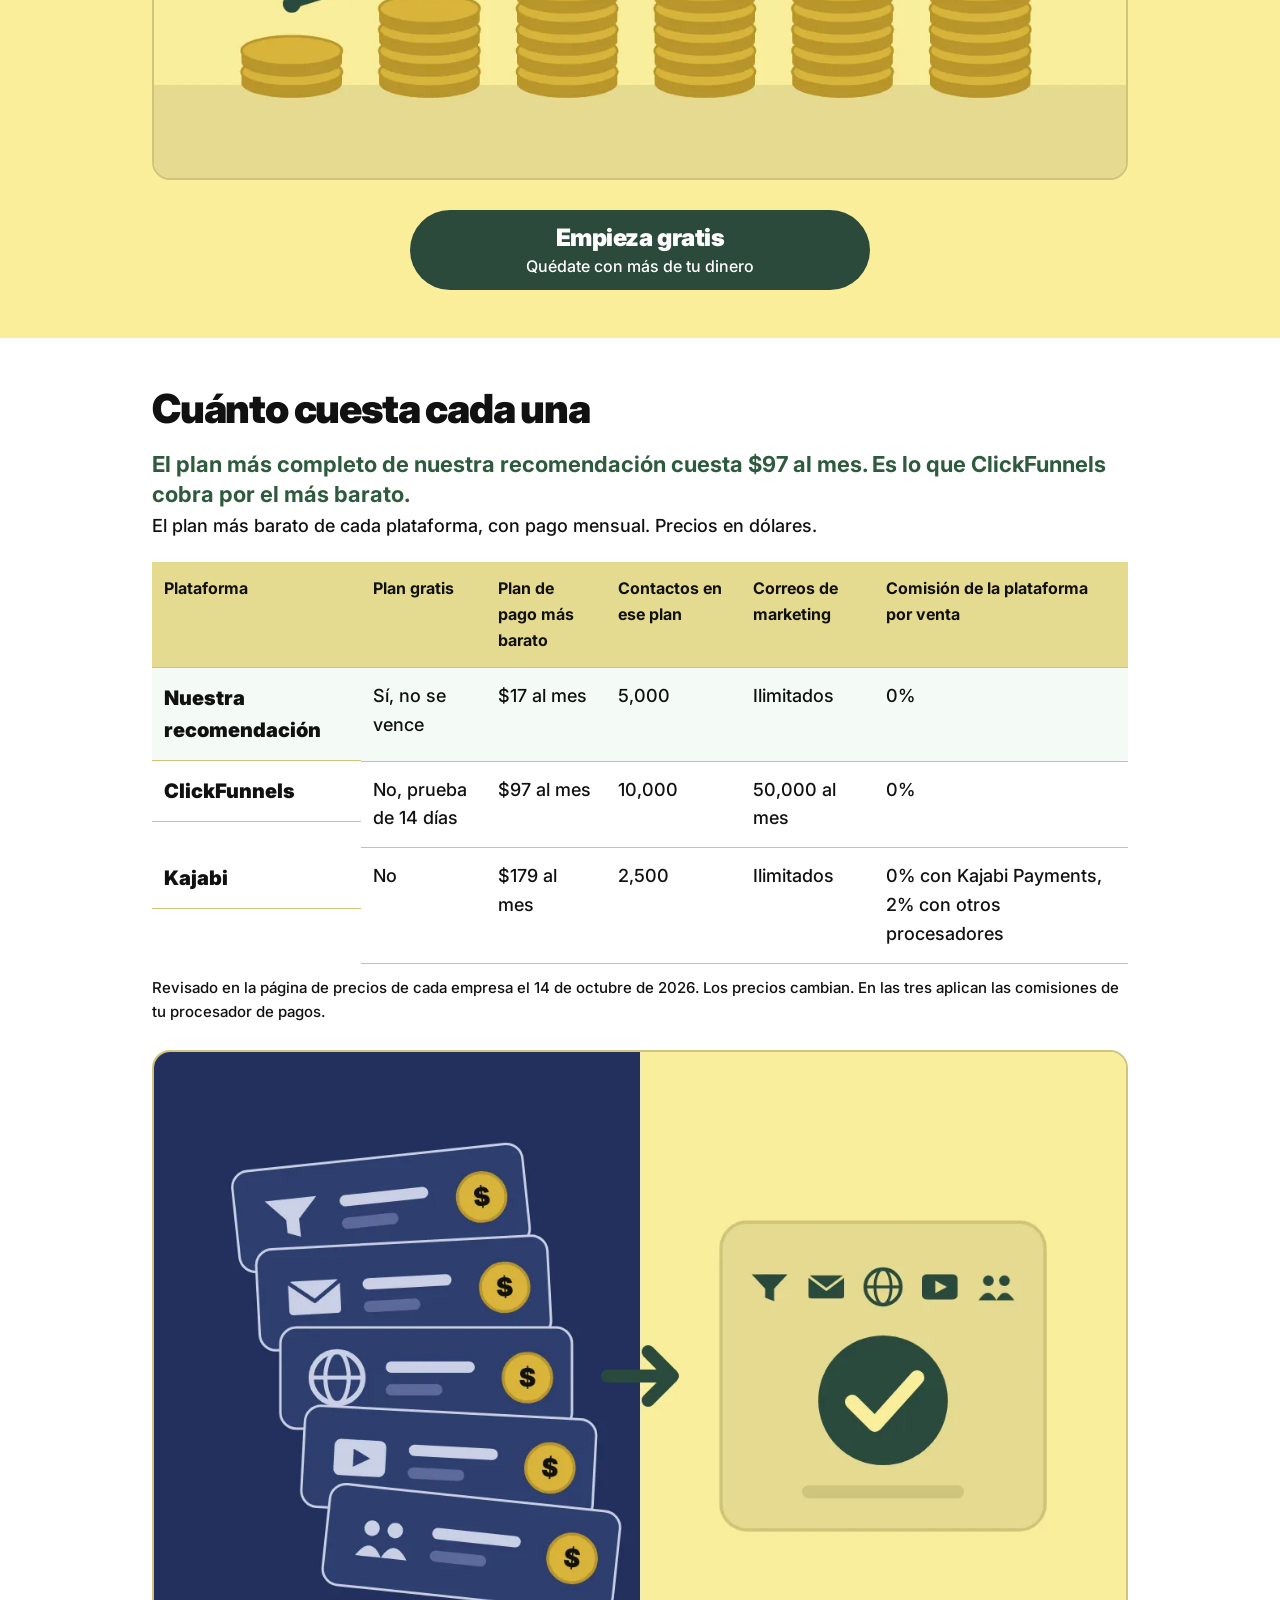
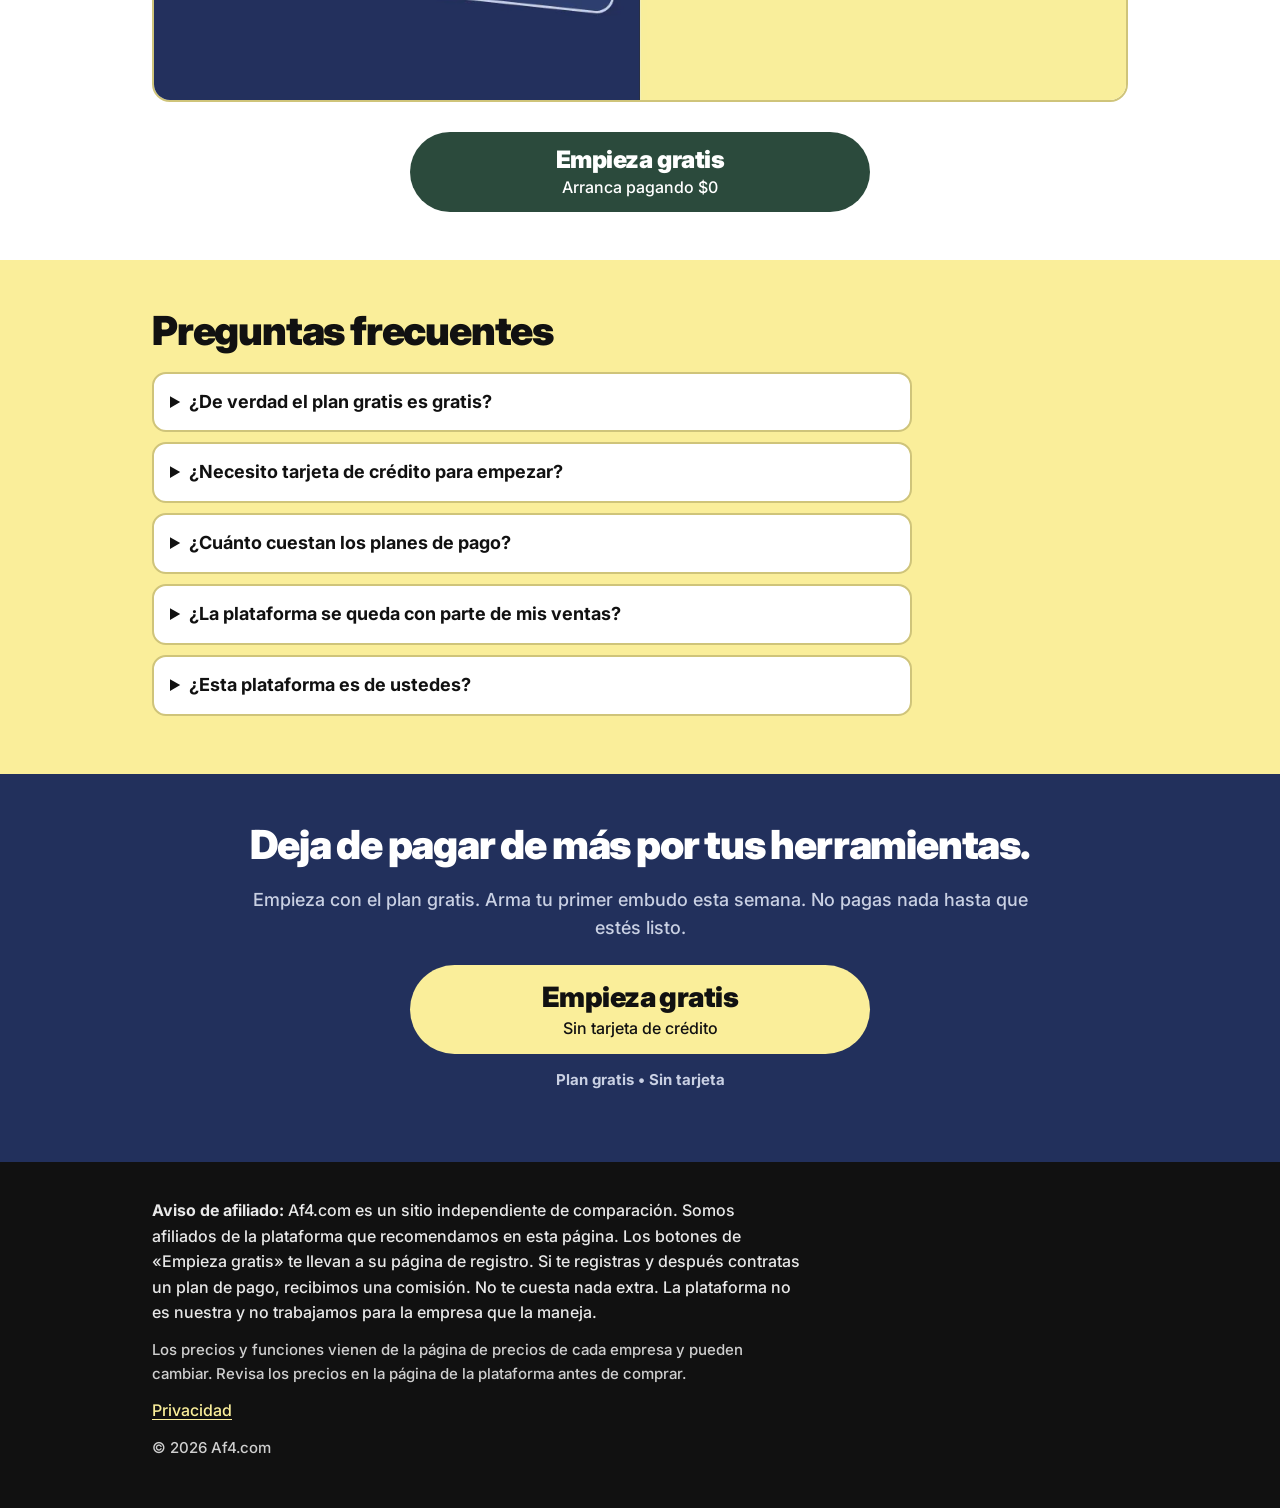
<file: es/index.html>
<!doctype html>
<html lang="es">
<head>
<meta charset="utf-8">
<meta name="viewport" content="width=device-width, initial-scale=1">
<title>Una plataforma de marketing en vez de cinco, desde $0</title>
<meta name="description" content="Embudos, email, cursos y tu página web en un solo lugar. Deja de pagar cinco herramientas. Plan gratis que no se vence y sin tarjeta.">
<link rel="canonical" href="https://af4.com/es/">
<link rel="alternate" hreflang="en" href="https://af4.com/">
<link rel="alternate" hreflang="es" href="https://af4.com/es/">
<link rel="alternate" hreflang="de" href="https://af4.com/de/">
<link rel="alternate" hreflang="fr" href="https://af4.com/fr/">
<link rel="alternate" hreflang="pt-BR" href="https://af4.com/pt/">
<link rel="alternate" hreflang="x-default" href="https://af4.com/">
<meta property="og:type" content="website">
<meta property="og:locale" content="es_LA">
<meta property="og:title" content="Una plataforma de marketing en vez de cinco, desde $0">
<meta property="og:description" content="Deja de pagar cinco herramientas. Embudos, email, cursos y tu página web en un solo lugar. Plan gratis, sin tarjeta.">
<meta property="og:url" content="https://af4.com/es/">
<meta property="og:image" content="https://af4.com/assets/img/share-es.jpg">
<meta property="og:image:width" content="1200">
<meta property="og:image:height" content="630">
<meta name="twitter:card" content="summary_large_image">
<link rel="preconnect" href="https://fonts.googleapis.com">
<link rel="preconnect" href="https://fonts.gstatic.com" crossorigin>
<link href="https://fonts.googleapis.com/css2?family=Inter:wght@500;700;900&display=swap" rel="stylesheet">
<link rel="stylesheet" href="/assets/styles.css">
</head>
<body>
<a class="skip" href="#main">Ir al contenido</a>

<header class="site-header">
  <div class="wrap">
    <a class="wordmark" href="/es/">Af4</a>
    <nav class="lang" aria-label="Idioma">
      <a href="/" hreflang="en" lang="en">EN</a>
      <span aria-hidden="true">|</span>
      <a href="/es/" hreflang="es" lang="es" aria-current="page">ES</a>
      <span aria-hidden="true">|</span>
      <a href="/de/" hreflang="de" lang="de">DE</a>
      <span aria-hidden="true">|</span>
      <a href="/fr/" hreflang="fr" lang="fr">FR</a>
      <span aria-hidden="true">|</span>
      <a href="/pt/" hreflang="pt-BR" lang="pt-BR">PT</a>
    </nav>
  </div>
</header>

<div class="disclosure"><div class="wrap">Analizamos herramientas de marketing y trabajamos con las mejores. Solo recibimos una regalía si te registras con nuestros enlaces, te quedas y pasas a un plan de pago. Tienes el mismo precio y los mismos descuentos que si entras directo. Así de seguros estamos de esta herramienta.</div></div>

<main id="main">

  <!-- 3. Hero -->
  <section class="hero" aria-labelledby="hero-title">
    <div class="hero-top">
      <div class="wrap">
        <h1 id="hero-title" class="headline">Tu plataforma todo en uno para <em>embudos de venta, email marketing, cursos en línea, blog y ventas por internet.</em></h1>
        <span class="bar" aria-hidden="true"></span>
        <p class="promise">Todo lo que necesitas para vender en línea. Un solo acceso. Empieza gratis.</p>
        <div class="seam"><span class="pill">Empieza gratis. Crece a tu ritmo.</span></div>
      </div>
    </div>
    <svg class="wave" viewBox="0 0 1440 80" preserveAspectRatio="none" aria-hidden="true" focusable="false">
      <path d="M0 52 C 240 10, 420 10, 640 44 C 860 78, 1080 70, 1260 34 C 1340 18, 1400 14, 1440 16 L1440 80 L0 80 Z" fill="#FAEE9A"/>
    </svg>
    <div class="hero-bottom">
      <div class="wrap">
        <!-- Planes verificados el 14 oct 2026 en la página de precios de la plataforma -->
        <p class="price-line"><span class="eyebrow">Nuestra recomendación cuesta desde</span><span class="big">$0</span></p>
        <span class="bar" style="background:var(--green)" aria-hidden="true"></span>
        <p class="highlight">Gratis para siempre. Sin tarjeta.</p>
        <p class="sub">El plan gratis incluye 2,000 contactos, 3 embudos y 1 curso. Pasas a un plan de pago solo cuando ya te deja dinero.</p>

        <ul class="plans" aria-label="Planes de pago">
          <li class="plan">
            <h2>Startup</h2>
            <p class="price">$17<small> al mes</small></p>
            <p>5,000 contactos, 10 embudos, 5 cursos</p>
          </li>
          <li class="plan">
            <h2>Webinar</h2>
            <p class="price">$47<small> al mes</small></p>
            <p>10,000 contactos, 50 embudos, 20 cursos</p>
          </li>
          <li class="plan">
            <h2>Unlimited</h2>
            <p class="price">$97<small> al mes</small></p>
            <p>Contactos, embudos y cursos ilimitados</p>
          </li>
        </ul>
        <p class="plan-note">Si pagas el año completo, te regalan 2 meses. Precios en dólares.</p>

        <!-- 4. Stat box -->
        <section class="stats" aria-label="Incluido en todos los planes">
          <div class="stat"><strong>Ilimitados</strong><span>Correos en todos los planes</span></div>
          <div class="stat"><strong>0%</strong><span>De comisión de la plataforma por venta</span></div>
        </section>

        <!-- 5. Primary CTA -->
        <div class="cta-block">
          <a class="cta" href="https://systeme.io/?sa=sa0250011128a891fabc97c78c0dd8a0781482b298" target="_blank" rel="sponsored noopener">Empieza gratis<small>Sin tarjeta de crédito</small></a>
          <p class="micro">Plan gratis • Sin tarjeta</p>
        </div>
      </div>
    </div>
  </section>

  <!-- 6. What you can build -->
  <section class="section section-alt" aria-labelledby="build-title">
    <div class="wrap split">
      <div>
        <h2 id="build-title">Cinco herramientas. Un solo acceso.</h2>
        <p class="intro">Casi todos pagan una cuenta aparte por cada una. Aquí todas viven en el mismo panel.</p>
        <ul class="features">
          <li><b>Embudos de venta</b>Convierte visitas en clientes, paso a paso.</li>
          <li><b>Email marketing</b>Envía correos sin límite en cualquier plan.</li>
          <li><b>Página web y blog</b>Publica sin pagar un hosting aparte.</li>
          <li><b>Cursos en línea</b>Sube tus clases y vende el acceso.</li>
          <li><b>Automatizaciones</b>Tus seguimientos salen solos mientras trabajas.</li>
          <li><b>Programa de afiliados</b>Deja que otros vendan por ti y lleva el control.</li>
        </ul>
      </div>
      <img class="figure" src="/assets/img/one-platform-fewer-tools.webp" width="1200" height="800" loading="lazy" alt="Cinco herramientas enredadas a la izquierda y las mismas cinco unidas en un solo centro a la derecha">
    </div>
    <div class="wrap mid-cta">
      <a class="cta" href="https://systeme.io/?sa=sa0250011128a891fabc97c78c0dd8a0781482b298" target="_blank" rel="sponsored noopener">Empieza gratis<small>Ten las cinco herramientas hoy</small></a>
    </div>
  </section>

  <!-- 7. Who it's for -->
  <section class="section" aria-labelledby="who-title">
    <div class="wrap">
      <h2 id="who-title">¿Para quién es?</h2>
      <div class="cards">
        <article class="card">
          <h3>Dueños de negocio</h3>
          <p>Quieres vender por internet sin pagar cinco suscripciones cada mes.</p>
        </article>
        <article class="card">
          <h3>Coaches y creadores de cursos</h3>
          <p>Vende cursos, sesiones y productos digitales desde un mismo lugar.</p>
        </article>
        <article class="card">
          <h3>Freelancers</h3>
          <p>Ten tu página, tu formulario y tus correos funcionando esta misma semana.</p>
        </article>
      </div>
      <img class="figure" src="/assets/img/save-money-on-software.webp" width="1200" height="675" loading="lazy" alt="Pilas de monedas que crecen mes con mes">
      <div class="mid-cta">
        <a class="cta" href="https://systeme.io/?sa=sa0250011128a891fabc97c78c0dd8a0781482b298" target="_blank" rel="sponsored noopener">Empieza gratis<small>Quédate con más de tu dinero</small></a>
      </div>
    </div>
  </section>

  <!-- 8. Comparison -->
  <section class="section section-alt" aria-labelledby="compare-title">
    <div class="wrap">
      <h2 id="compare-title">Cuánto cuesta cada una</h2>
      <p class="highlight">El plan más completo de nuestra recomendación cuesta $97 al mes. Es lo que ClickFunnels cobra por el más barato.</p>
      <p class="intro">El plan más barato de cada plataforma, con pago mensual. Precios en dólares.</p>
      <table class="compare">
        <caption>Revisado en la página de precios de cada empresa el 14 de octubre de 2026. Los precios cambian. En las tres aplican las comisiones de tu procesador de pagos.</caption>
        <thead>
          <tr><th scope="col">Plataforma</th><th scope="col">Plan gratis</th><th scope="col">Plan de pago más barato</th><th scope="col">Contactos en ese plan</th><th scope="col">Correos de marketing</th><th scope="col">Comisión de la plataforma por venta</th></tr>
        </thead>
        <tbody>
          <tr class="us">
            <th scope="row">Nuestra recomendación</th>
            <td data-label="Plan gratis">Sí, no se vence</td>
            <td data-label="Plan de pago más barato">$17 al mes</td>
            <td data-label="Contactos en ese plan">5,000</td>
            <td data-label="Correos de marketing">Ilimitados</td>
            <td data-label="Comisión por venta">0%</td>
          </tr>
          <tr>
            <th scope="row">ClickFunnels</th>
            <td data-label="Plan gratis">No, prueba de 14 días</td>
            <td data-label="Plan de pago más barato">$97 al mes</td>
            <td data-label="Contactos en ese plan">10,000</td>
            <td data-label="Correos de marketing">50,000 al mes</td>
            <td data-label="Comisión por venta">0%</td>
          </tr>
          <tr>
            <th scope="row">Kajabi</th>
            <td data-label="Plan gratis">No</td>
            <td data-label="Plan de pago más barato">$179 al mes</td>
            <td data-label="Contactos en ese plan">2,500</td>
            <td data-label="Correos de marketing">Ilimitados</td>
            <td data-label="Comisión por venta">0% con Kajabi Payments, 2% con otros procesadores</td>
          </tr>
        </tbody>
      </table>
      <img class="figure" src="/assets/img/five-bills-to-one.webp" width="1200" height="800" loading="lazy" alt="Cinco cobros mensuales de herramientas a la izquierda, reemplazados por una sola plataforma a la derecha">
      <div class="mid-cta">
        <a class="cta" href="https://systeme.io/?sa=sa0250011128a891fabc97c78c0dd8a0781482b298" target="_blank" rel="sponsored noopener">Empieza gratis<small>Arranca pagando $0</small></a>
      </div>
    </div>
  </section>

  <!-- 9. FAQ -->
  <section class="section faq" aria-labelledby="faq-title">
    <div class="wrap">
      <h2 id="faq-title">Preguntas frecuentes</h2>
      <details>
        <summary>¿De verdad el plan gratis es gratis?</summary>
        <p>Sí, y no se vence. Incluye hasta 2,000 contactos, 3 embudos y 1 curso.</p>
      </details>
      <details>
        <summary>¿Necesito tarjeta de crédito para empezar?</summary>
        <p>No. Te registras en el plan gratis sin dar ninguna tarjeta.</p>
      </details>
      <details>
        <summary>¿Cuánto cuestan los planes de pago?</summary>
        <p>Hay planes de $17, $47 y $97 dólares al mes. Si pagas el año completo, te regalan 2 meses. Todos los planes de pago traen 14 días de prueba gratis.</p>
      </details>
      <details>
        <summary>¿La plataforma se queda con parte de mis ventas?</summary>
        <p>No. Cobra 0% de comisión por transacción en todos sus planes. Lo único que pagas es la comisión normal de tu procesador de pagos, como Stripe o PayPal.</p>
      </details>
      <details>
        <summary>¿Esta plataforma es de ustedes?</summary>
        <p>No. Somos afiliados independientes. Los botones de «Empieza gratis» te llevan a la página de registro de la plataforma. Si te registras y después contratas un plan de pago, nosotros recibimos una comisión. Tú pagas lo mismo.</p>
      </details>
    </div>
  </section>

  <!-- 10. Final CTA -->
  <section class="section final" aria-labelledby="final-title">
    <div class="wrap">
      <h2 id="final-title">Deja de pagar de más por tus herramientas.</h2>
      <p>Empieza con el plan gratis. Arma tu primer embudo esta semana. No pagas nada hasta que estés listo.</p>
      <a class="cta" href="https://systeme.io/?sa=sa0250011128a891fabc97c78c0dd8a0781482b298" target="_blank" rel="sponsored noopener">Empieza gratis<small>Sin tarjeta de crédito</small></a>
      <p class="micro">Plan gratis • Sin tarjeta</p>
    </div>
  </section>

</main>

<!-- 11. Footer -->
<footer class="site-footer">
  <div class="wrap">
    <p><strong>Aviso de afiliado:</strong> Af4.com es un sitio independiente de comparación. Somos afiliados de la plataforma que recomendamos en esta página. Los botones de «Empieza gratis» te llevan a su página de registro. Si te registras y después contratas un plan de pago, recibimos una comisión. No te cuesta nada extra. La plataforma no es nuestra y no trabajamos para la empresa que la maneja.</p>
    <p class="fineprint">Los precios y funciones vienen de la página de precios de cada empresa y pueden cambiar. Revisa los precios en la página de la plataforma antes de comprar.</p>
    <p><a href="/es/privacidad.html">Privacidad</a></p>
    <p class="fineprint">© 2026 Af4.com</p>
  </div>
</footer>

<div class="sticky-cta">
  <span>Plan gratis. Sin tarjeta.</span>
  <a href="https://systeme.io/?sa=sa0250011128a891fabc97c78c0dd8a0781482b298" target="_blank" rel="sponsored noopener">Empieza gratis</a>
</div>
</body>
</html>
</file>
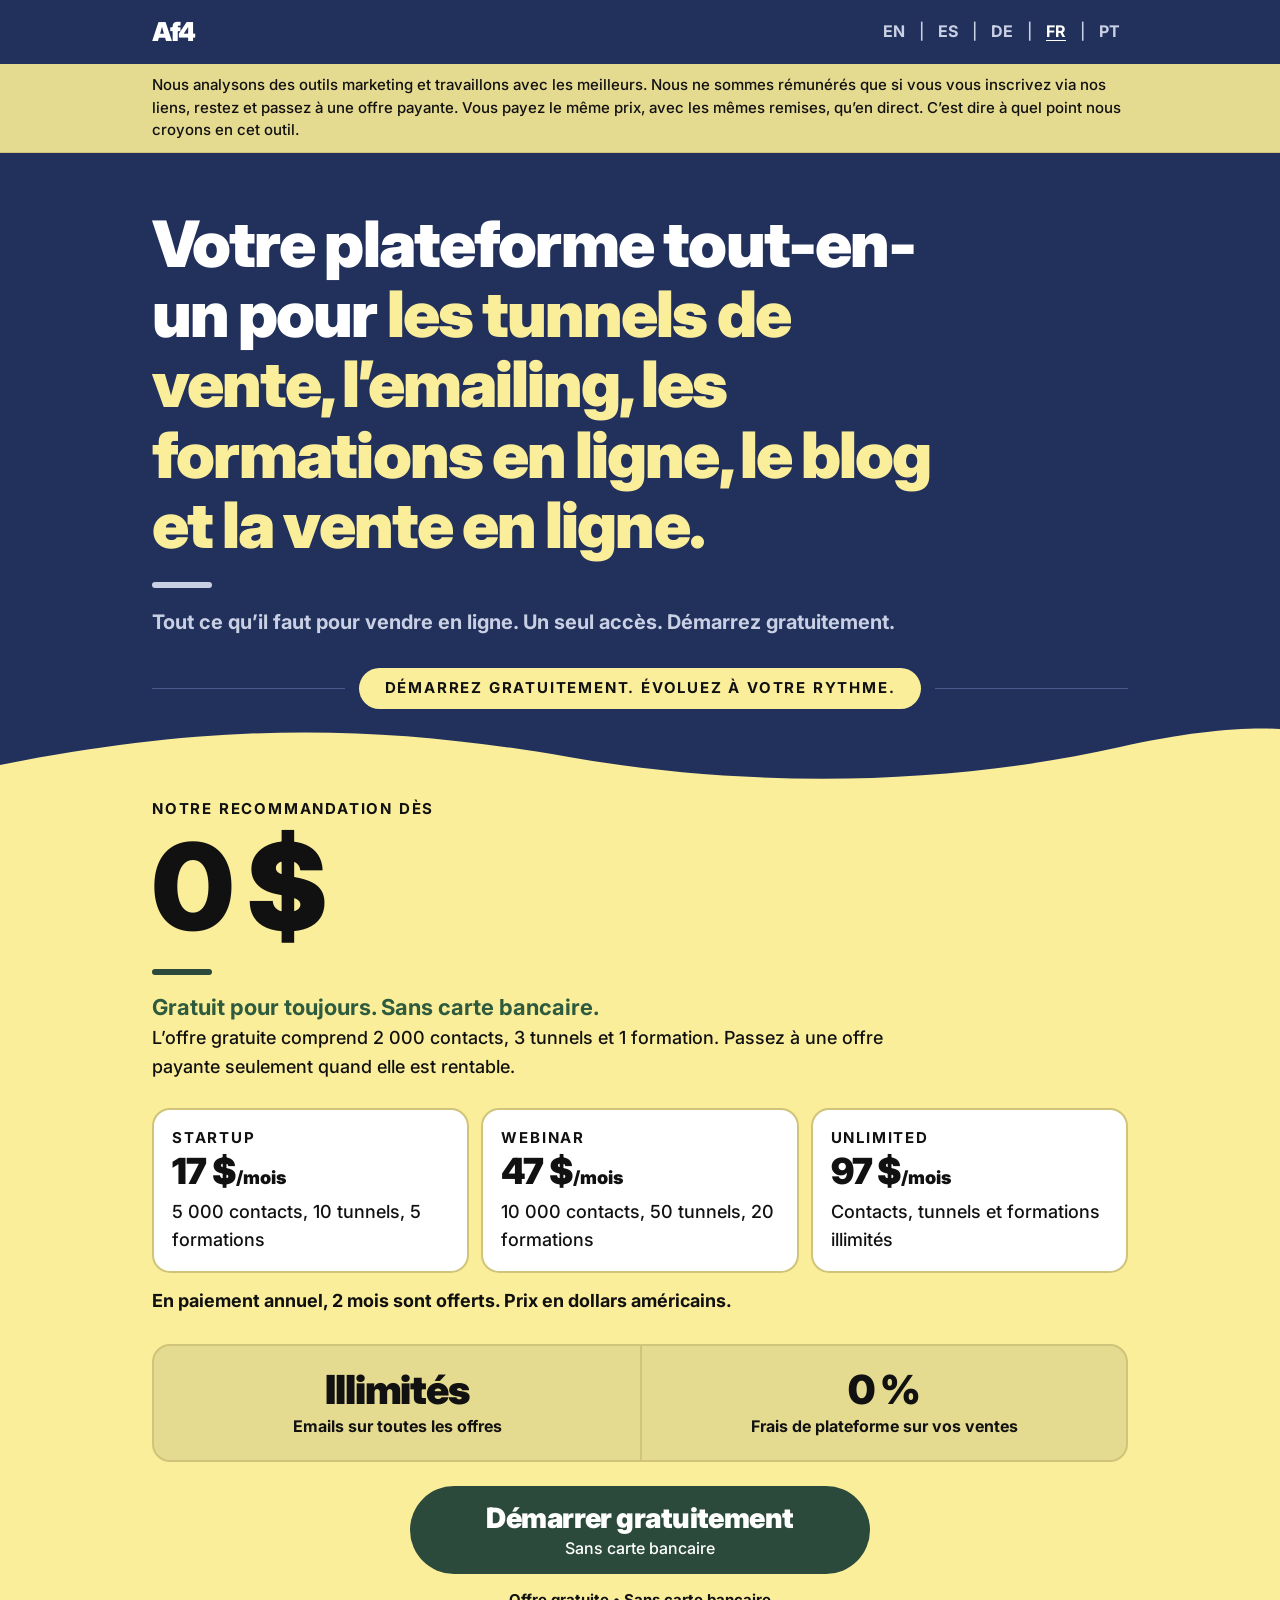
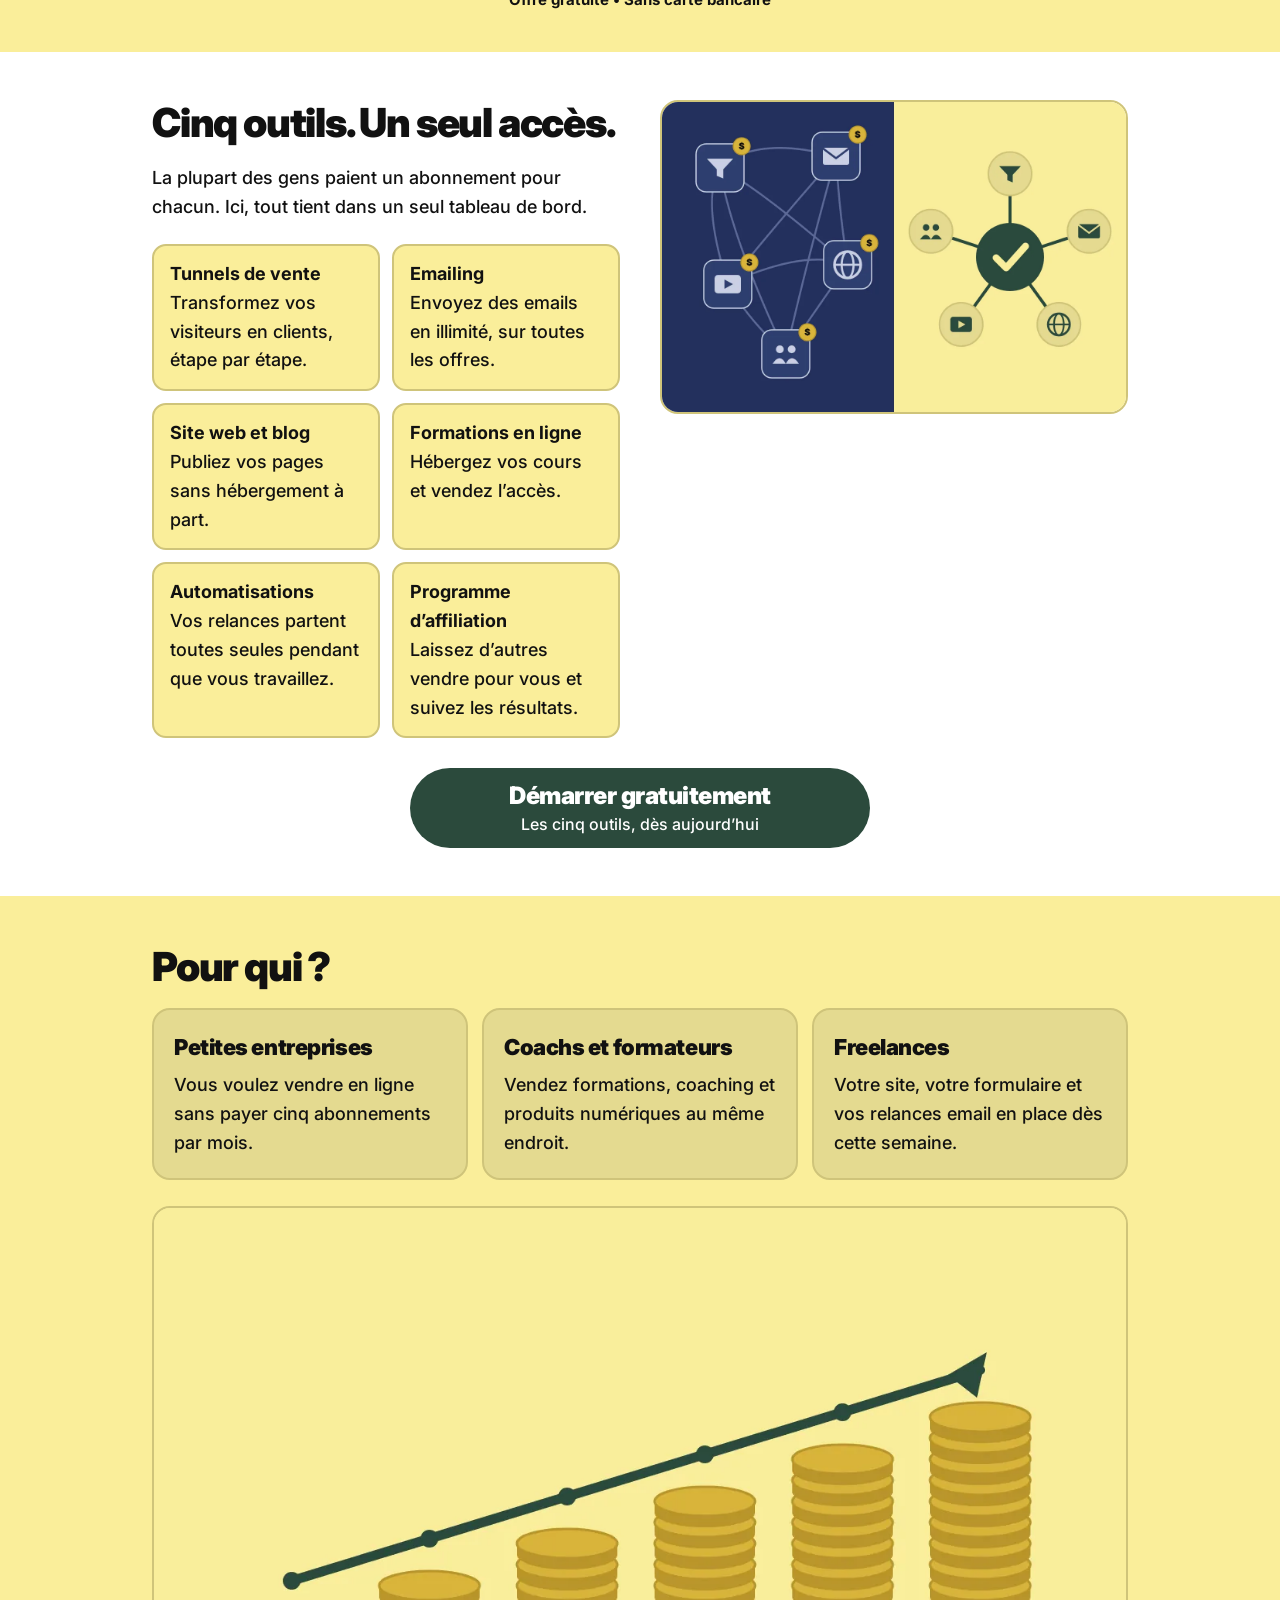
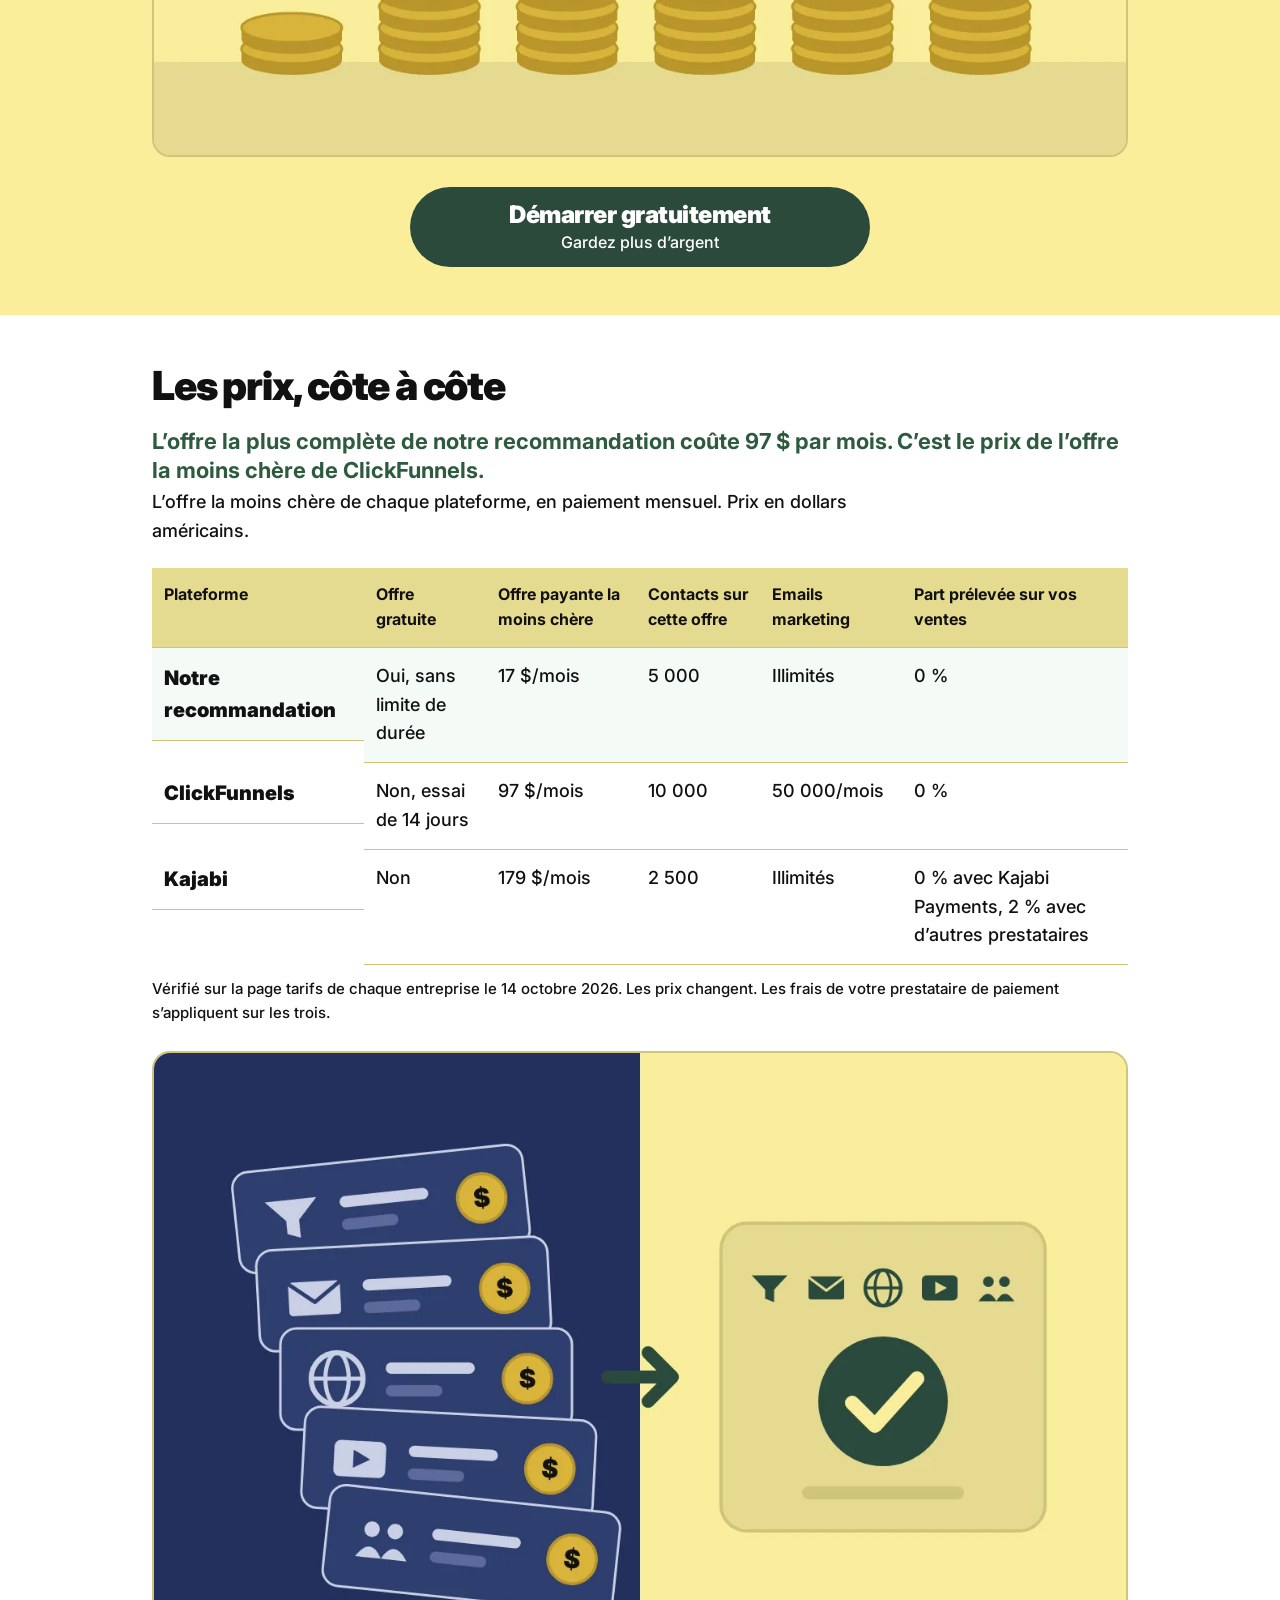
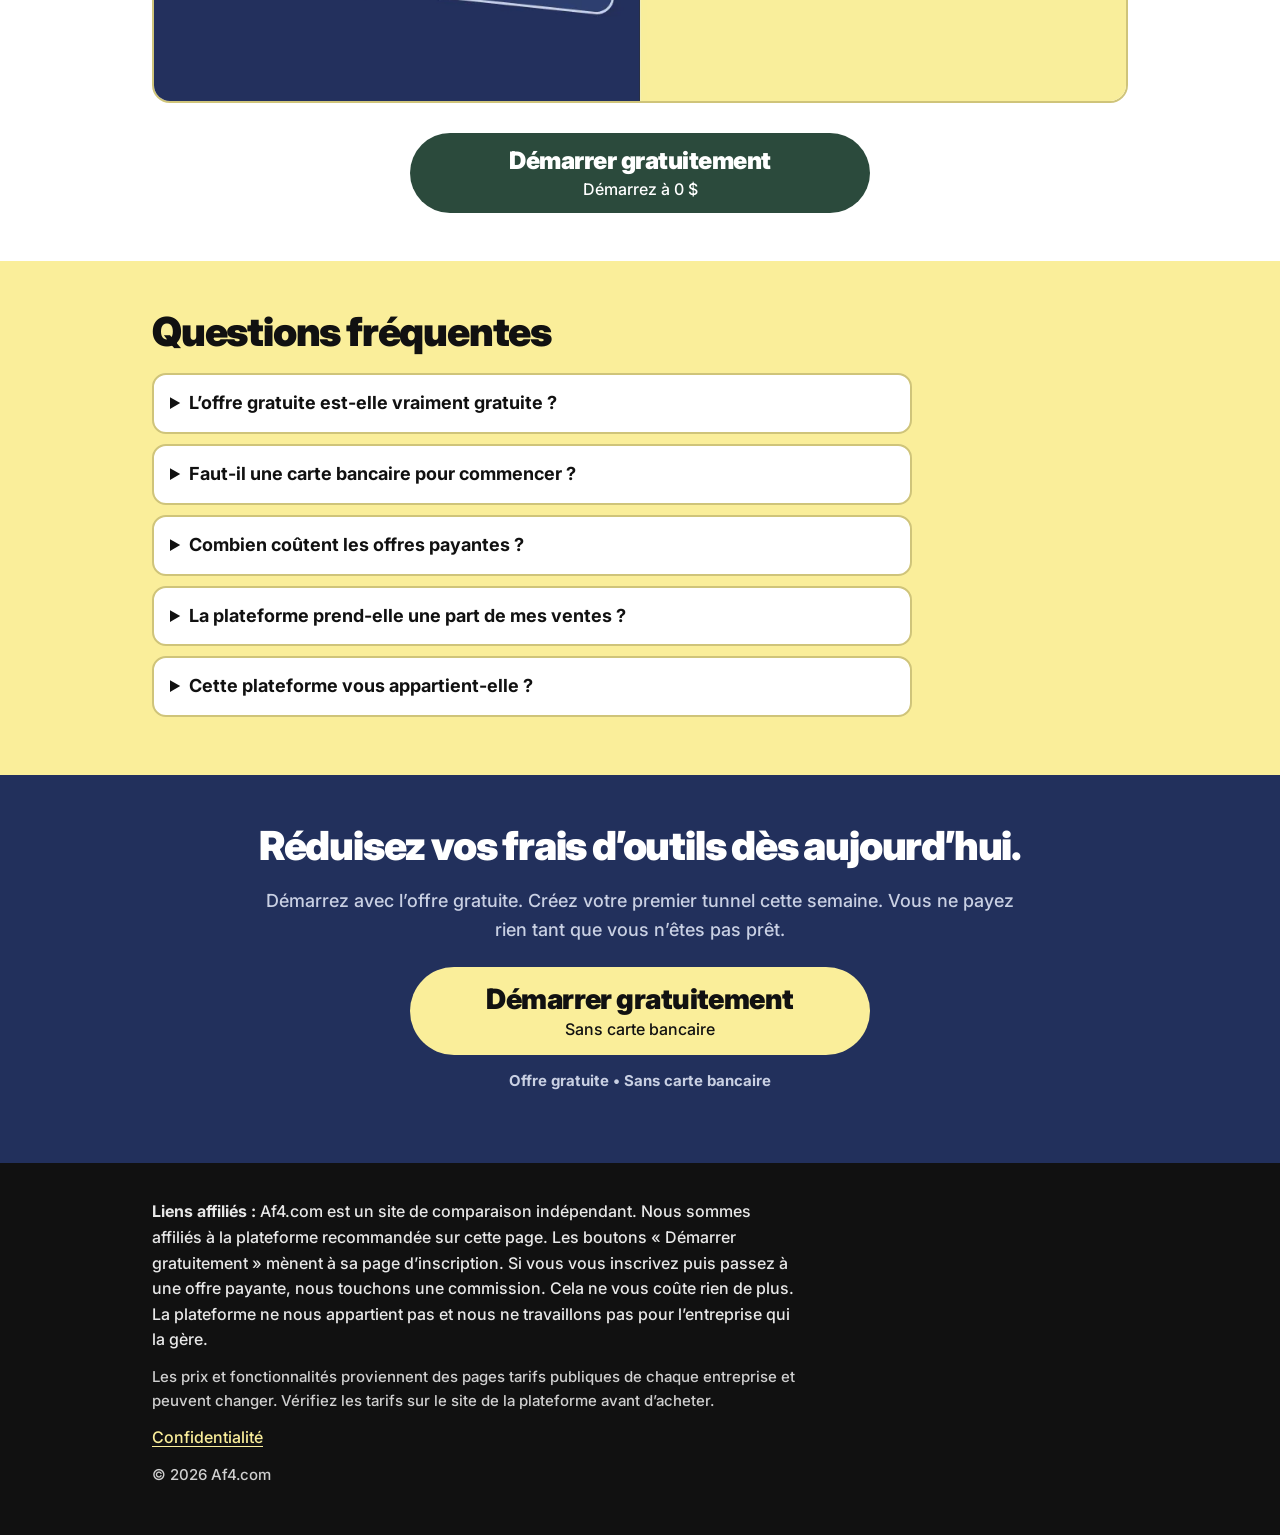
<file: fr/index.html>
<!doctype html>
<html lang="fr">
<head>
<meta charset="utf-8">
<meta name="viewport" content="width=device-width, initial-scale=1">
<title>Une plateforme marketing au lieu de cinq, dès 0 $</title>
<meta name="description" content="Tunnels de vente, emailing, formations en ligne et site web au même endroit. Arrêtez de payer cinq outils. Offre gratuite, sans carte bancaire.">
<link rel="canonical" href="https://af4.com/fr/">
<link rel="alternate" hreflang="en" href="https://af4.com/">
<link rel="alternate" hreflang="es" href="https://af4.com/es/">
<link rel="alternate" hreflang="de" href="https://af4.com/de/">
<link rel="alternate" hreflang="fr" href="https://af4.com/fr/">
<link rel="alternate" hreflang="pt-BR" href="https://af4.com/pt/">
<link rel="alternate" hreflang="x-default" href="https://af4.com/">
<meta property="og:type" content="website">
<meta property="og:locale" content="fr_FR">
<meta property="og:title" content="Une plateforme marketing au lieu de cinq, dès 0 $">
<meta property="og:description" content="Arrêtez de payer cinq outils. Tunnels, emailing, formations et site web au même endroit. Offre gratuite, sans carte.">
<meta property="og:url" content="https://af4.com/fr/">
<meta property="og:image" content="https://af4.com/assets/img/share-fr.jpg">
<meta property="og:image:width" content="1200">
<meta property="og:image:height" content="630">
<meta name="twitter:card" content="summary_large_image">
<link rel="preconnect" href="https://fonts.googleapis.com">
<link rel="preconnect" href="https://fonts.gstatic.com" crossorigin>
<link href="https://fonts.googleapis.com/css2?family=Inter:wght@500;700;900&display=swap" rel="stylesheet">
<link rel="stylesheet" href="/assets/styles.css">
</head>
<body>
<a class="skip" href="#main">Aller au contenu</a>

<header class="site-header">
  <div class="wrap">
    <a class="wordmark" href="/fr/">Af4</a>
    <nav class="lang" aria-label="Langue">
      <a href="/" hreflang="en" lang="en">EN</a>
      <span aria-hidden="true">|</span>
      <a href="/es/" hreflang="es" lang="es">ES</a>
      <span aria-hidden="true">|</span>
      <a href="/de/" hreflang="de" lang="de">DE</a>
      <span aria-hidden="true">|</span>
      <a href="/fr/" hreflang="fr" lang="fr" aria-current="page">FR</a>
      <span aria-hidden="true">|</span>
      <a href="/pt/" hreflang="pt-BR" lang="pt-BR">PT</a>
    </nav>
  </div>
</header>

<div class="disclosure"><div class="wrap">Nous analysons des outils marketing et travaillons avec les meilleurs. Nous ne sommes rémunérés que si vous vous inscrivez via nos liens, restez et passez à une offre payante. Vous payez le même prix, avec les mêmes remises, qu’en direct. C’est dire à quel point nous croyons en cet outil.</div></div>

<main id="main">

  <!-- 3. Hero -->
  <section class="hero" aria-labelledby="hero-title">
    <div class="hero-top">
      <div class="wrap">
        <h1 id="hero-title" class="headline">Votre plateforme tout-en-un pour <em>les tunnels de vente, l’emailing, les formations en ligne, le blog et la vente en ligne.</em></h1>
        <span class="bar" aria-hidden="true"></span>
        <p class="promise">Tout ce qu’il faut pour vendre en ligne. Un seul accès. Démarrez gratuitement.</p>
        <div class="seam"><span class="pill">Démarrez gratuitement. Évoluez à votre rythme.</span></div>
      </div>
    </div>
    <svg class="wave" viewBox="0 0 1440 80" preserveAspectRatio="none" aria-hidden="true" focusable="false">
      <path d="M0 52 C 240 10, 420 10, 640 44 C 860 78, 1080 70, 1260 34 C 1340 18, 1400 14, 1440 16 L1440 80 L0 80 Z" fill="#FAEE9A"/>
    </svg>
    <div class="hero-bottom">
      <div class="wrap">
        <!-- Offres vérifiées le 14 oct. 2026 sur la page tarifs de la plateforme -->
        <p class="price-line"><span class="eyebrow">Notre recommandation dès</span><span class="big">0 $</span></p>
        <span class="bar" style="background:var(--green)" aria-hidden="true"></span>
        <p class="highlight">Gratuit pour toujours. Sans carte bancaire.</p>
        <p class="sub">L’offre gratuite comprend 2 000 contacts, 3 tunnels et 1 formation. Passez à une offre payante seulement quand elle est rentable.</p>

        <ul class="plans" aria-label="Offres payantes">
          <li class="plan">
            <h2>Startup</h2>
            <p class="price">17 $<small>/mois</small></p>
            <p>5 000 contacts, 10 tunnels, 5 formations</p>
          </li>
          <li class="plan">
            <h2>Webinar</h2>
            <p class="price">47 $<small>/mois</small></p>
            <p>10 000 contacts, 50 tunnels, 20 formations</p>
          </li>
          <li class="plan">
            <h2>Unlimited</h2>
            <p class="price">97 $<small>/mois</small></p>
            <p>Contacts, tunnels et formations illimités</p>
          </li>
        </ul>
        <p class="plan-note">En paiement annuel, 2 mois sont offerts. Prix en dollars américains.</p>

        <!-- 4. Stat box -->
        <section class="stats" aria-label="Inclus dans toutes les offres">
          <div class="stat"><strong>Illimités</strong><span>Emails sur toutes les offres</span></div>
          <div class="stat"><strong>0 %</strong><span>Frais de plateforme sur vos ventes</span></div>
        </section>

        <!-- 5. Primary CTA -->
        <div class="cta-block">
          <a class="cta" href="https://systeme.io/?sa=sa0250011128a891fabc97c78c0dd8a0781482b298" target="_blank" rel="sponsored noopener">Démarrer gratuitement<small>Sans carte bancaire</small></a>
          <p class="micro">Offre gratuite • Sans carte bancaire</p>
        </div>
      </div>
    </div>
  </section>

  <!-- 6. What you can build -->
  <section class="section section-alt" aria-labelledby="build-title">
    <div class="wrap split">
      <div>
        <h2 id="build-title">Cinq outils. Un seul accès.</h2>
        <p class="intro">La plupart des gens paient un abonnement pour chacun. Ici, tout tient dans un seul tableau de bord.</p>
        <ul class="features">
          <li><b>Tunnels de vente</b>Transformez vos visiteurs en clients, étape par étape.</li>
          <li><b>Emailing</b>Envoyez des emails en illimité, sur toutes les offres.</li>
          <li><b>Site web et blog</b>Publiez vos pages sans hébergement à part.</li>
          <li><b>Formations en ligne</b>Hébergez vos cours et vendez l’accès.</li>
          <li><b>Automatisations</b>Vos relances partent toutes seules pendant que vous travaillez.</li>
          <li><b>Programme d’affiliation</b>Laissez d’autres vendre pour vous et suivez les résultats.</li>
        </ul>
      </div>
      <img class="figure" src="/assets/img/one-platform-fewer-tools.webp" width="1200" height="800" loading="lazy" alt="À gauche, cinq outils séparés et emmêlés ; à droite, les mêmes cinq reliés à un seul centre">
    </div>
    <div class="wrap mid-cta">
      <a class="cta" href="https://systeme.io/?sa=sa0250011128a891fabc97c78c0dd8a0781482b298" target="_blank" rel="sponsored noopener">Démarrer gratuitement<small>Les cinq outils, dès aujourd’hui</small></a>
    </div>
  </section>

  <!-- 7. Who it's for -->
  <section class="section" aria-labelledby="who-title">
    <div class="wrap">
      <h2 id="who-title">Pour qui ?</h2>
      <div class="cards">
        <article class="card">
          <h3>Petites entreprises</h3>
          <p>Vous voulez vendre en ligne sans payer cinq abonnements par mois.</p>
        </article>
        <article class="card">
          <h3>Coachs et formateurs</h3>
          <p>Vendez formations, coaching et produits numériques au même endroit.</p>
        </article>
        <article class="card">
          <h3>Freelances</h3>
          <p>Votre site, votre formulaire et vos relances email en place dès cette semaine.</p>
        </article>
      </div>
      <img class="figure" src="/assets/img/save-money-on-software.webp" width="1200" height="675" loading="lazy" alt="Des piles de pièces qui grandissent mois après mois">
      <div class="mid-cta">
        <a class="cta" href="https://systeme.io/?sa=sa0250011128a891fabc97c78c0dd8a0781482b298" target="_blank" rel="sponsored noopener">Démarrer gratuitement<small>Gardez plus d’argent</small></a>
      </div>
    </div>
  </section>

  <!-- 8. Comparison -->
  <section class="section section-alt" aria-labelledby="compare-title">
    <div class="wrap">
      <h2 id="compare-title">Les prix, côte à côte</h2>
      <p class="highlight">L’offre la plus complète de notre recommandation coûte 97 $ par mois. C’est le prix de l’offre la moins chère de ClickFunnels.</p>
      <p class="intro">L’offre la moins chère de chaque plateforme, en paiement mensuel. Prix en dollars américains.</p>
      <table class="compare">
        <caption>Vérifié sur la page tarifs de chaque entreprise le 14 octobre 2026. Les prix changent. Les frais de votre prestataire de paiement s’appliquent sur les trois.</caption>
        <thead>
          <tr><th scope="col">Plateforme</th><th scope="col">Offre gratuite</th><th scope="col">Offre payante la moins chère</th><th scope="col">Contacts sur cette offre</th><th scope="col">Emails marketing</th><th scope="col">Part prélevée sur vos ventes</th></tr>
        </thead>
        <tbody>
          <tr class="us">
            <th scope="row">Notre recommandation</th>
            <td data-label="Offre gratuite">Oui, sans limite de durée</td>
            <td data-label="Offre payante la moins chère">17 $/mois</td>
            <td data-label="Contacts sur cette offre">5 000</td>
            <td data-label="Emails marketing">Illimités</td>
            <td data-label="Part sur vos ventes">0 %</td>
          </tr>
          <tr>
            <th scope="row">ClickFunnels</th>
            <td data-label="Offre gratuite">Non, essai de 14 jours</td>
            <td data-label="Offre payante la moins chère">97 $/mois</td>
            <td data-label="Contacts sur cette offre">10 000</td>
            <td data-label="Emails marketing">50 000/mois</td>
            <td data-label="Part sur vos ventes">0 %</td>
          </tr>
          <tr>
            <th scope="row">Kajabi</th>
            <td data-label="Offre gratuite">Non</td>
            <td data-label="Offre payante la moins chère">179 $/mois</td>
            <td data-label="Contacts sur cette offre">2 500</td>
            <td data-label="Emails marketing">Illimités</td>
            <td data-label="Part sur vos ventes">0 % avec Kajabi Payments, 2 % avec d’autres prestataires</td>
          </tr>
        </tbody>
      </table>
      <img class="figure" src="/assets/img/five-bills-to-one.webp" width="1200" height="800" loading="lazy" alt="À gauche, cinq factures mensuelles d’outils ; à droite, une seule plateforme">
      <div class="mid-cta">
        <a class="cta" href="https://systeme.io/?sa=sa0250011128a891fabc97c78c0dd8a0781482b298" target="_blank" rel="sponsored noopener">Démarrer gratuitement<small>Démarrez à 0 $</small></a>
      </div>
    </div>
  </section>

  <!-- 9. FAQ -->
  <section class="section faq" aria-labelledby="faq-title">
    <div class="wrap">
      <h2 id="faq-title">Questions fréquentes</h2>
      <details>
        <summary>L’offre gratuite est-elle vraiment gratuite ?</summary>
        <p>Oui, et elle n’expire jamais. Elle comprend jusqu’à 2 000 contacts, 3 tunnels et 1 formation.</p>
      </details>
      <details>
        <summary>Faut-il une carte bancaire pour commencer ?</summary>
        <p>Non. Vous vous inscrivez à l’offre gratuite sans carte.</p>
      </details>
      <details>
        <summary>Combien coûtent les offres payantes ?</summary>
        <p>17 $, 47 $ et 97 $ par mois. En paiement annuel, 2 mois sont offerts. Chaque offre payante inclut un essai gratuit de 14 jours.</p>
      </details>
      <details>
        <summary>La plateforme prend-elle une part de mes ventes ?</summary>
        <p>Non. Elle facture 0 % de frais de transaction sur toutes les offres. Votre prestataire de paiement, comme Stripe ou PayPal, garde ses propres frais.</p>
      </details>
      <details>
        <summary>Cette plateforme vous appartient-elle ?</summary>
        <p>Non. Nous sommes un affilié indépendant. Les boutons « Démarrer gratuitement » mènent à la page d’inscription de la plateforme. Si vous vous inscrivez puis passez à une offre payante, nous sommes rémunérés. Votre prix reste le même.</p>
      </details>
    </div>
  </section>

  <!-- 10. Final CTA -->
  <section class="section final" aria-labelledby="final-title">
    <div class="wrap">
      <h2 id="final-title">Réduisez vos frais d’outils dès aujourd’hui.</h2>
      <p>Démarrez avec l’offre gratuite. Créez votre premier tunnel cette semaine. Vous ne payez rien tant que vous n’êtes pas prêt.</p>
      <a class="cta" href="https://systeme.io/?sa=sa0250011128a891fabc97c78c0dd8a0781482b298" target="_blank" rel="sponsored noopener">Démarrer gratuitement<small>Sans carte bancaire</small></a>
      <p class="micro">Offre gratuite • Sans carte bancaire</p>
    </div>
  </section>

</main>

<!-- 11. Footer -->
<footer class="site-footer">
  <div class="wrap">
    <p><strong>Liens affiliés :</strong> Af4.com est un site de comparaison indépendant. Nous sommes affiliés à la plateforme recommandée sur cette page. Les boutons « Démarrer gratuitement » mènent à sa page d’inscription. Si vous vous inscrivez puis passez à une offre payante, nous touchons une commission. Cela ne vous coûte rien de plus. La plateforme ne nous appartient pas et nous ne travaillons pas pour l’entreprise qui la gère.</p>
    <p class="fineprint">Les prix et fonctionnalités proviennent des pages tarifs publiques de chaque entreprise et peuvent changer. Vérifiez les tarifs sur le site de la plateforme avant d’acheter.</p>
    <p><a href="/fr/confidentialite.html">Confidentialité</a></p>
    <p class="fineprint">© 2026 Af4.com</p>
  </div>
</footer>

<div class="sticky-cta">
  <span>Gratuit. Sans carte.</span>
  <a href="https://systeme.io/?sa=sa0250011128a891fabc97c78c0dd8a0781482b298" target="_blank" rel="sponsored noopener">Démarrer</a>
</div>
</body>
</html>
</file>
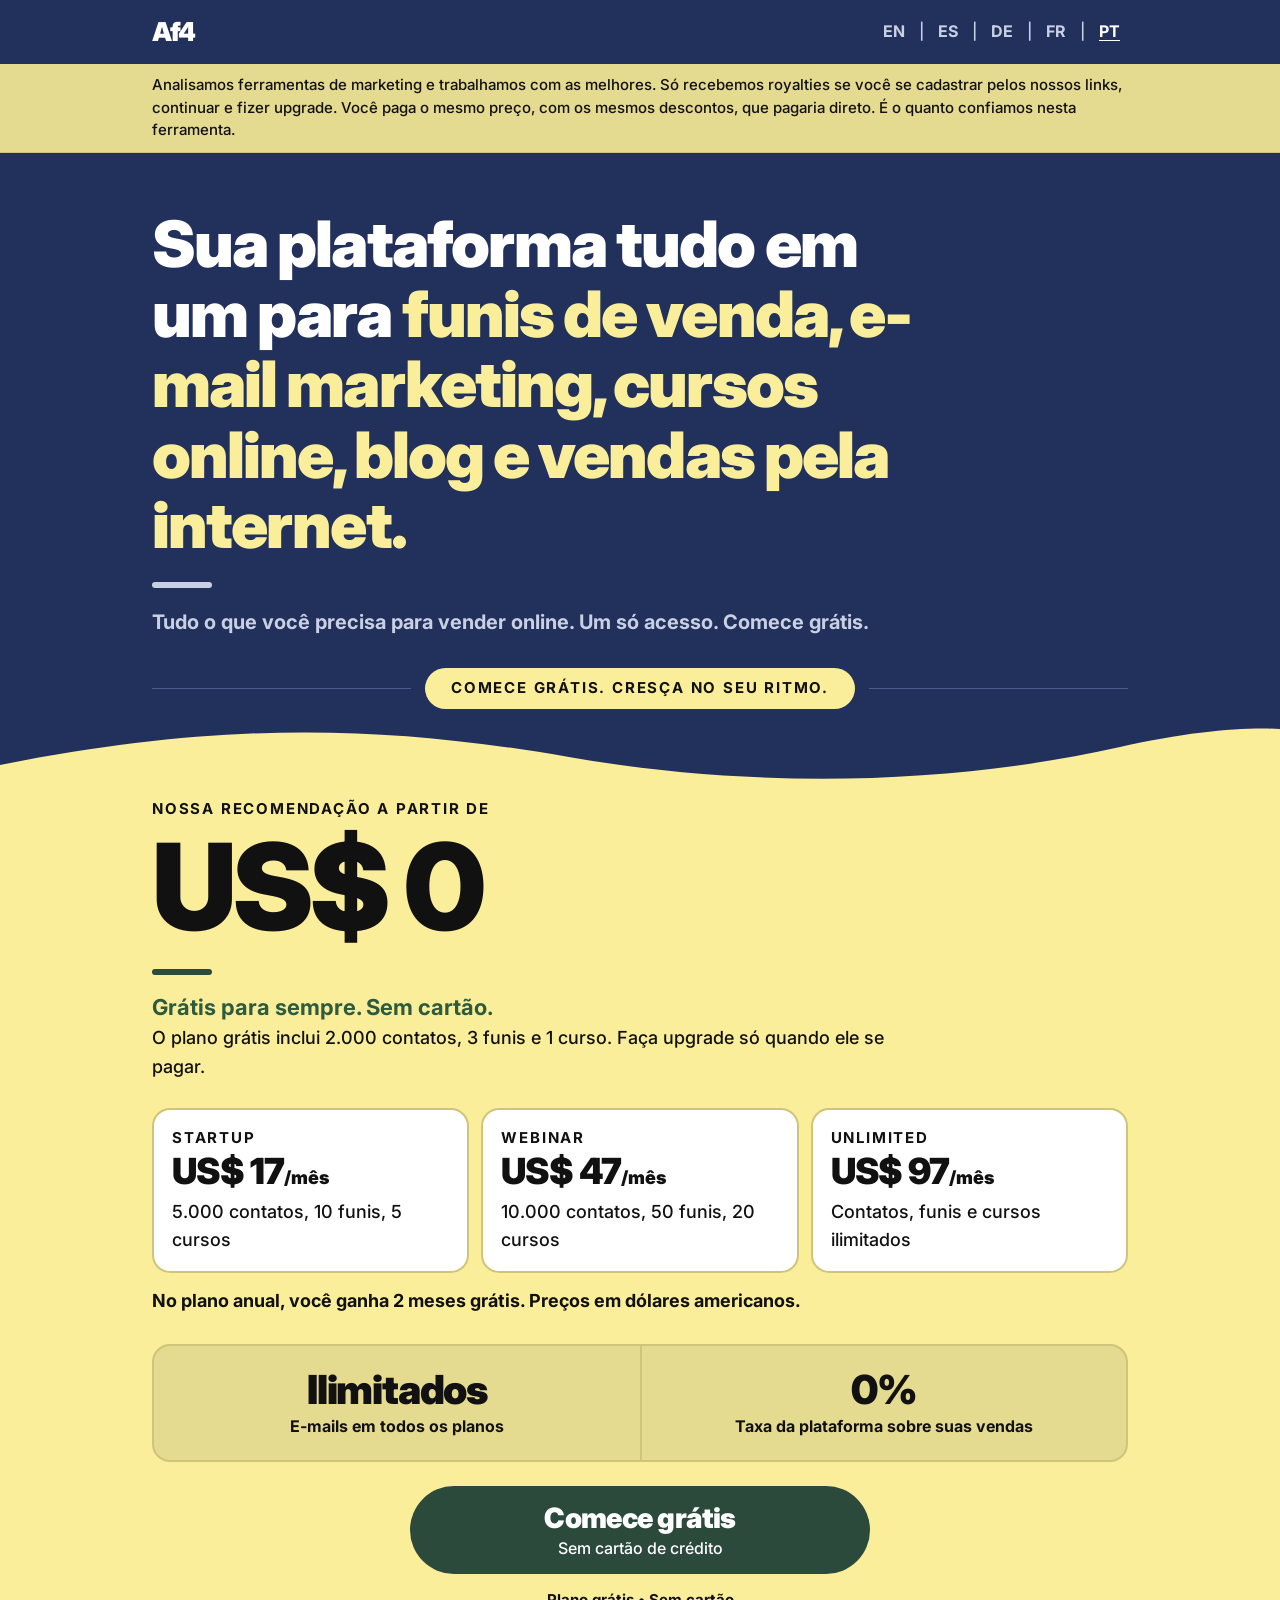
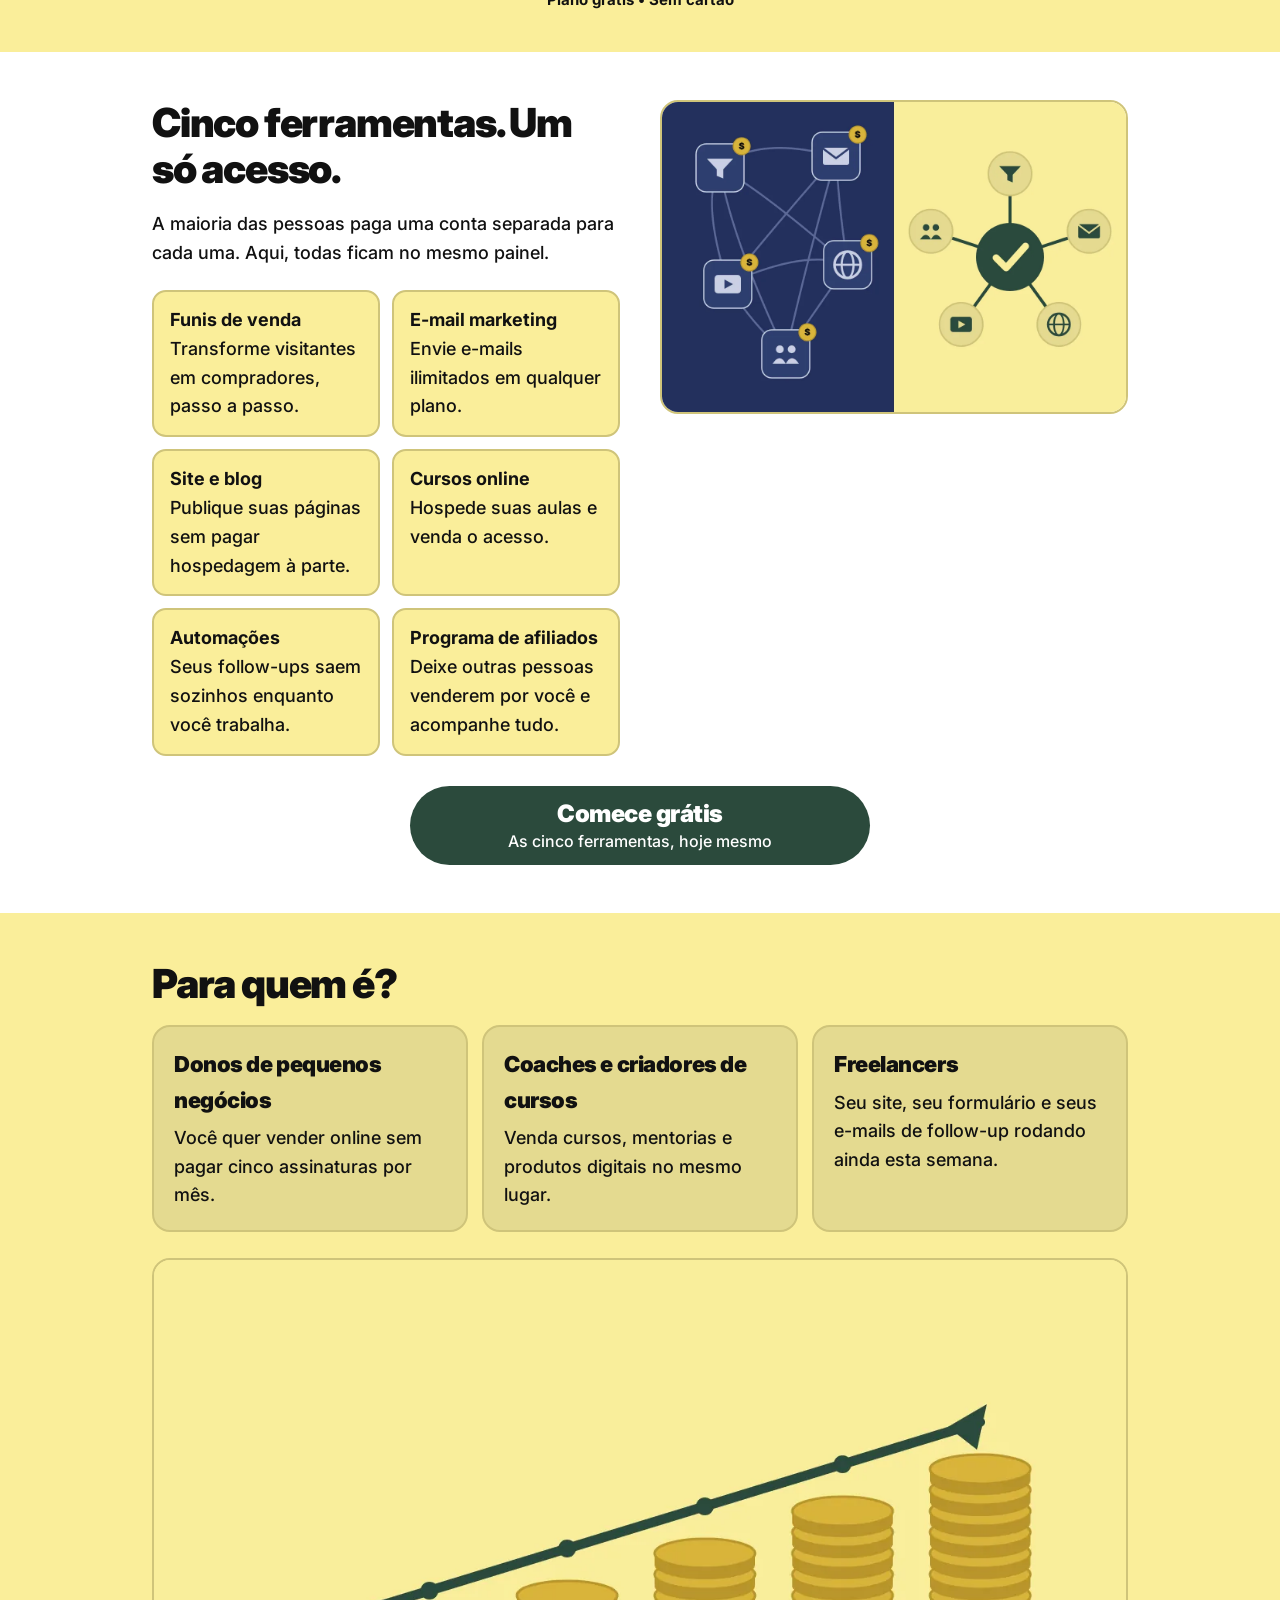
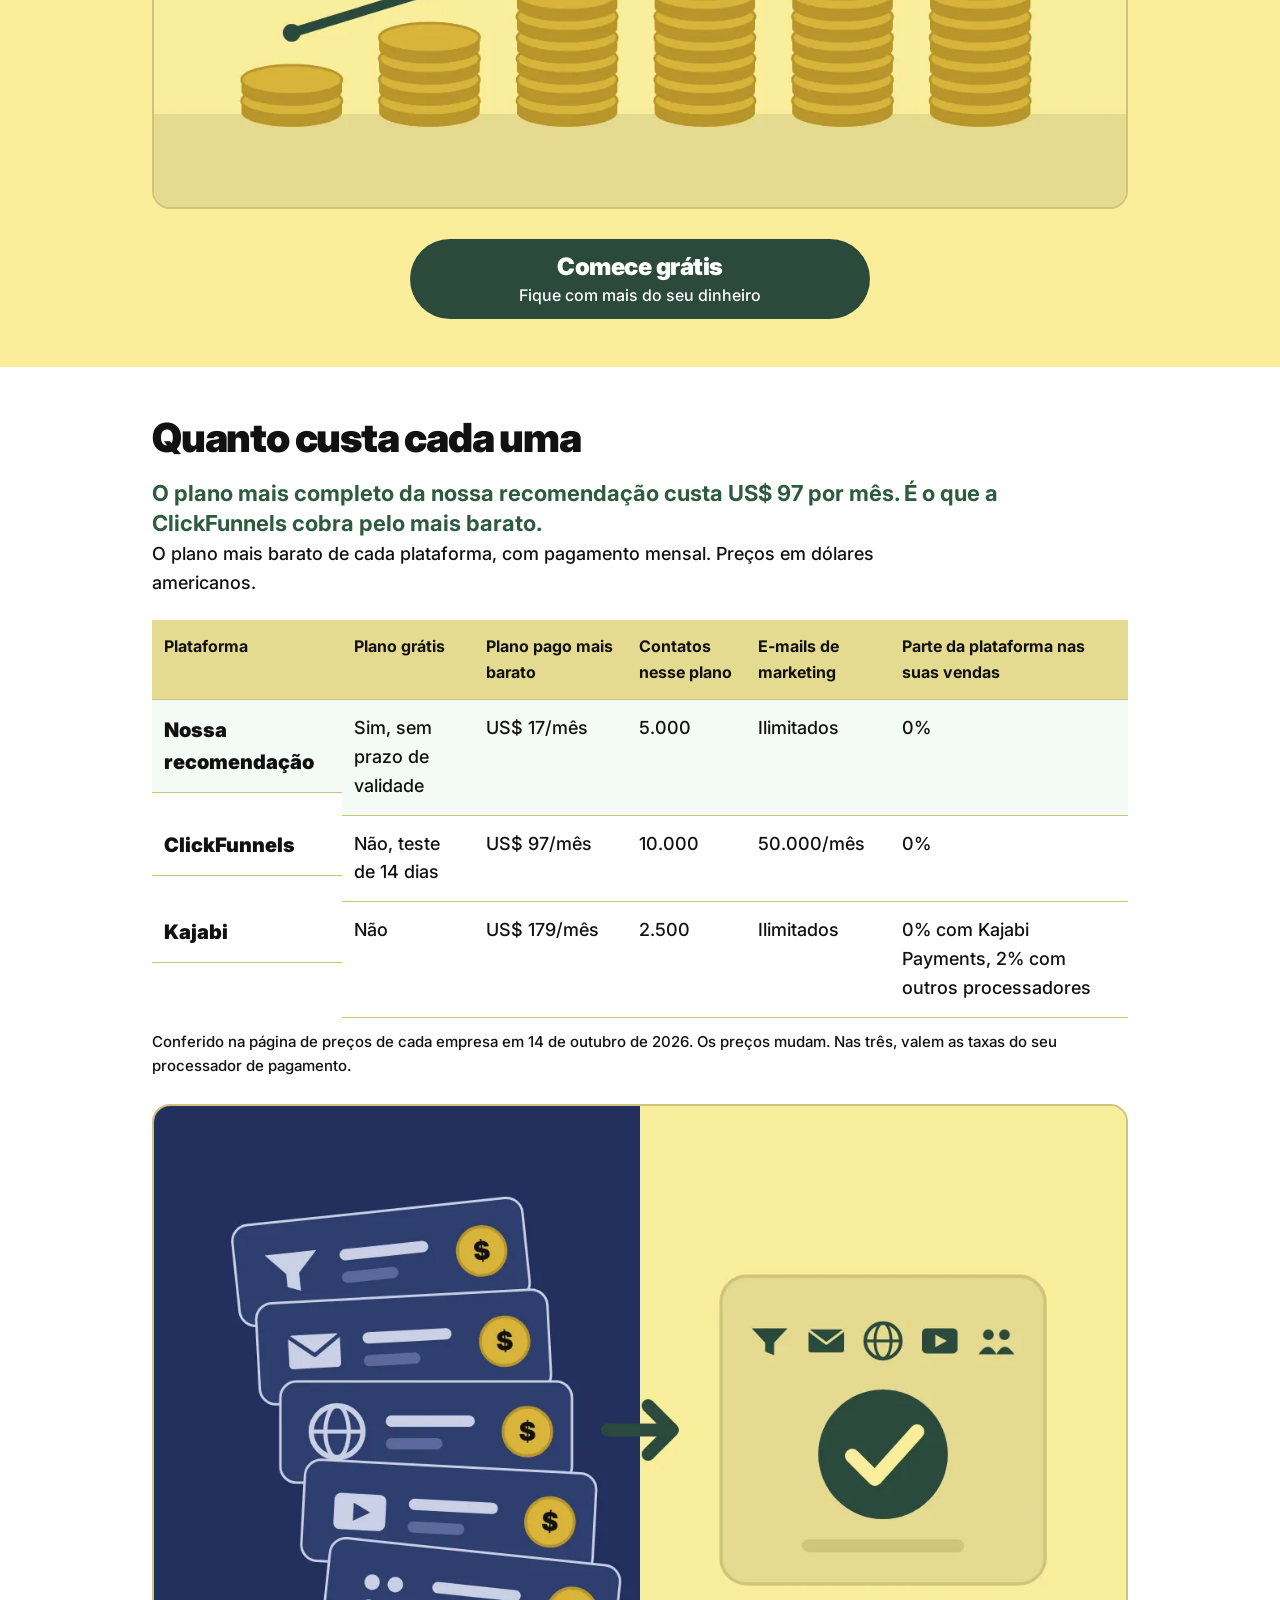
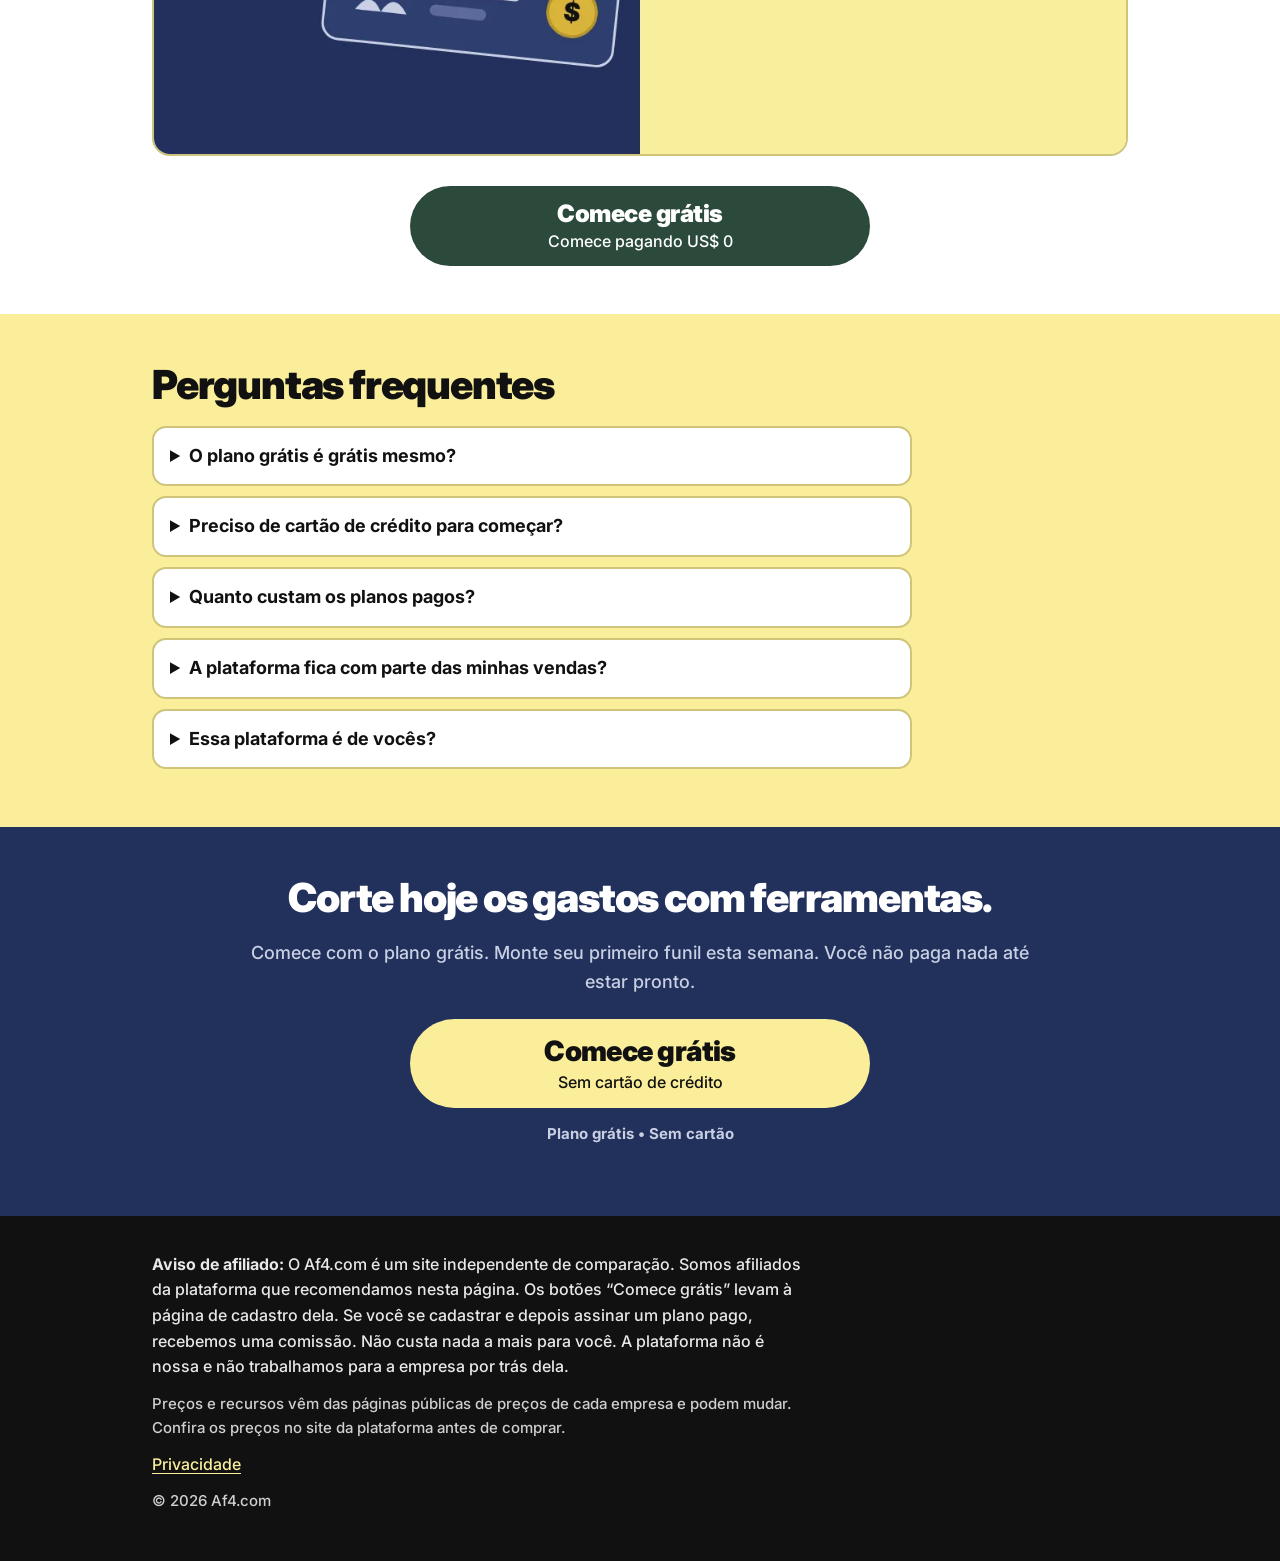
<file: pt/index.html>
<!doctype html>
<html lang="pt-BR">
<head>
<meta charset="utf-8">
<meta name="viewport" content="width=device-width, initial-scale=1">
<title>Uma plataforma de marketing em vez de cinco. Desde US$ 0</title>
<meta name="description" content="Funis de venda, e-mail marketing, cursos online e site no mesmo lugar. Pare de pagar cinco ferramentas. Plano grátis, sem cartão de crédito.">
<link rel="canonical" href="https://af4.com/pt/">
<link rel="alternate" hreflang="en" href="https://af4.com/">
<link rel="alternate" hreflang="es" href="https://af4.com/es/">
<link rel="alternate" hreflang="de" href="https://af4.com/de/">
<link rel="alternate" hreflang="fr" href="https://af4.com/fr/">
<link rel="alternate" hreflang="pt-BR" href="https://af4.com/pt/">
<link rel="alternate" hreflang="x-default" href="https://af4.com/">
<meta property="og:type" content="website">
<meta property="og:locale" content="pt_BR">
<meta property="og:title" content="Uma plataforma de marketing em vez de cinco. Desde US$ 0">
<meta property="og:description" content="Pare de pagar cinco ferramentas. Funis, e-mail, cursos e site no mesmo lugar. Plano grátis, sem cartão.">
<meta property="og:url" content="https://af4.com/pt/">
<meta property="og:image" content="https://af4.com/assets/img/share-pt.jpg">
<meta property="og:image:width" content="1200">
<meta property="og:image:height" content="630">
<meta name="twitter:card" content="summary_large_image">
<link rel="preconnect" href="https://fonts.googleapis.com">
<link rel="preconnect" href="https://fonts.gstatic.com" crossorigin>
<link href="https://fonts.googleapis.com/css2?family=Inter:wght@500;700;900&display=swap" rel="stylesheet">
<link rel="stylesheet" href="/assets/styles.css">
</head>
<body>
<a class="skip" href="#main">Pular para o conteúdo</a>

<header class="site-header">
  <div class="wrap">
    <a class="wordmark" href="/pt/">Af4</a>
    <nav class="lang" aria-label="Idioma">
      <a href="/" hreflang="en" lang="en">EN</a>
      <span aria-hidden="true">|</span>
      <a href="/es/" hreflang="es" lang="es">ES</a>
      <span aria-hidden="true">|</span>
      <a href="/de/" hreflang="de" lang="de">DE</a>
      <span aria-hidden="true">|</span>
      <a href="/fr/" hreflang="fr" lang="fr">FR</a>
      <span aria-hidden="true">|</span>
      <a href="/pt/" hreflang="pt-BR" lang="pt-BR" aria-current="page">PT</a>
    </nav>
  </div>
</header>

<div class="disclosure"><div class="wrap">Analisamos ferramentas de marketing e trabalhamos com as melhores. Só recebemos royalties se você se cadastrar pelos nossos links, continuar e fizer upgrade. Você paga o mesmo preço, com os mesmos descontos, que pagaria direto. É o quanto confiamos nesta ferramenta.</div></div>

<main id="main">

  <!-- 3. Hero -->
  <section class="hero" aria-labelledby="hero-title">
    <div class="hero-top">
      <div class="wrap">
        <h1 id="hero-title" class="headline">Sua plataforma tudo em um para <em>funis de venda, e-mail marketing, cursos online, blog e vendas pela internet.</em></h1>
        <span class="bar" aria-hidden="true"></span>
        <p class="promise">Tudo o que você precisa para vender online. Um só acesso. Comece grátis.</p>
        <div class="seam"><span class="pill">Comece grátis. Cresça no seu ritmo.</span></div>
      </div>
    </div>
    <svg class="wave" viewBox="0 0 1440 80" preserveAspectRatio="none" aria-hidden="true" focusable="false">
      <path d="M0 52 C 240 10, 420 10, 640 44 C 860 78, 1080 70, 1260 34 C 1340 18, 1400 14, 1440 16 L1440 80 L0 80 Z" fill="#FAEE9A"/>
    </svg>
    <div class="hero-bottom">
      <div class="wrap">
        <!-- Planos conferidos em 14 out. 2026 na página de preços da plataforma -->
        <p class="price-line"><span class="eyebrow">Nossa recomendação a partir de</span><span class="big">US$ 0</span></p>
        <span class="bar" style="background:var(--green)" aria-hidden="true"></span>
        <p class="highlight">Grátis para sempre. Sem cartão.</p>
        <p class="sub">O plano grátis inclui 2.000 contatos, 3 funis e 1 curso. Faça upgrade só quando ele se pagar.</p>

        <ul class="plans" aria-label="Planos pagos">
          <li class="plan">
            <h2>Startup</h2>
            <p class="price">US$ 17<small>/mês</small></p>
            <p>5.000 contatos, 10 funis, 5 cursos</p>
          </li>
          <li class="plan">
            <h2>Webinar</h2>
            <p class="price">US$ 47<small>/mês</small></p>
            <p>10.000 contatos, 50 funis, 20 cursos</p>
          </li>
          <li class="plan">
            <h2>Unlimited</h2>
            <p class="price">US$ 97<small>/mês</small></p>
            <p>Contatos, funis e cursos ilimitados</p>
          </li>
        </ul>
        <p class="plan-note">No plano anual, você ganha 2 meses grátis. Preços em dólares americanos.</p>

        <!-- 4. Stat box -->
        <section class="stats" aria-label="Incluído em todos os planos">
          <div class="stat"><strong>Ilimitados</strong><span>E-mails em todos os planos</span></div>
          <div class="stat"><strong>0%</strong><span>Taxa da plataforma sobre suas vendas</span></div>
        </section>

        <!-- 5. Primary CTA -->
        <div class="cta-block">
          <a class="cta" href="https://systeme.io/?sa=sa0250011128a891fabc97c78c0dd8a0781482b298" target="_blank" rel="sponsored noopener">Comece grátis<small>Sem cartão de crédito</small></a>
          <p class="micro">Plano grátis • Sem cartão</p>
        </div>
      </div>
    </div>
  </section>

  <!-- 6. What you can build -->
  <section class="section section-alt" aria-labelledby="build-title">
    <div class="wrap split">
      <div>
        <h2 id="build-title">Cinco ferramentas. Um só acesso.</h2>
        <p class="intro">A maioria das pessoas paga uma conta separada para cada uma. Aqui, todas ficam no mesmo painel.</p>
        <ul class="features">
          <li><b>Funis de venda</b>Transforme visitantes em compradores, passo a passo.</li>
          <li><b>E-mail marketing</b>Envie e-mails ilimitados em qualquer plano.</li>
          <li><b>Site e blog</b>Publique suas páginas sem pagar hospedagem à parte.</li>
          <li><b>Cursos online</b>Hospede suas aulas e venda o acesso.</li>
          <li><b>Automações</b>Seus follow-ups saem sozinhos enquanto você trabalha.</li>
          <li><b>Programa de afiliados</b>Deixe outras pessoas venderem por você e acompanhe tudo.</li>
        </ul>
      </div>
      <img class="figure" src="/assets/img/one-platform-fewer-tools.webp" width="1200" height="800" loading="lazy" alt="À esquerda, cinco ferramentas separadas e emaranhadas; à direita, as mesmas cinco ligadas a um só centro">
    </div>
    <div class="wrap mid-cta">
      <a class="cta" href="https://systeme.io/?sa=sa0250011128a891fabc97c78c0dd8a0781482b298" target="_blank" rel="sponsored noopener">Comece grátis<small>As cinco ferramentas, hoje mesmo</small></a>
    </div>
  </section>

  <!-- 7. Who it's for -->
  <section class="section" aria-labelledby="who-title">
    <div class="wrap">
      <h2 id="who-title">Para quem é?</h2>
      <div class="cards">
        <article class="card">
          <h3>Donos de pequenos negócios</h3>
          <p>Você quer vender online sem pagar cinco assinaturas por mês.</p>
        </article>
        <article class="card">
          <h3>Coaches e criadores de cursos</h3>
          <p>Venda cursos, mentorias e produtos digitais no mesmo lugar.</p>
        </article>
        <article class="card">
          <h3>Freelancers</h3>
          <p>Seu site, seu formulário e seus e-mails de follow-up rodando ainda esta semana.</p>
        </article>
      </div>
      <img class="figure" src="/assets/img/save-money-on-software.webp" width="1200" height="675" loading="lazy" alt="Pilhas de moedas que crescem mês a mês">
      <div class="mid-cta">
        <a class="cta" href="https://systeme.io/?sa=sa0250011128a891fabc97c78c0dd8a0781482b298" target="_blank" rel="sponsored noopener">Comece grátis<small>Fique com mais do seu dinheiro</small></a>
      </div>
    </div>
  </section>

  <!-- 8. Comparison -->
  <section class="section section-alt" aria-labelledby="compare-title">
    <div class="wrap">
      <h2 id="compare-title">Quanto custa cada uma</h2>
      <p class="highlight">O plano mais completo da nossa recomendação custa US$ 97 por mês. É o que a ClickFunnels cobra pelo mais barato.</p>
      <p class="intro">O plano mais barato de cada plataforma, com pagamento mensal. Preços em dólares americanos.</p>
      <table class="compare">
        <caption>Conferido na página de preços de cada empresa em 14 de outubro de 2026. Os preços mudam. Nas três, valem as taxas do seu processador de pagamento.</caption>
        <thead>
          <tr><th scope="col">Plataforma</th><th scope="col">Plano grátis</th><th scope="col">Plano pago mais barato</th><th scope="col">Contatos nesse plano</th><th scope="col">E-mails de marketing</th><th scope="col">Parte da plataforma nas suas vendas</th></tr>
        </thead>
        <tbody>
          <tr class="us">
            <th scope="row">Nossa recomendação</th>
            <td data-label="Plano grátis">Sim, sem prazo de validade</td>
            <td data-label="Plano pago mais barato">US$ 17/mês</td>
            <td data-label="Contatos nesse plano">5.000</td>
            <td data-label="E-mails de marketing">Ilimitados</td>
            <td data-label="Parte nas vendas">0%</td>
          </tr>
          <tr>
            <th scope="row">ClickFunnels</th>
            <td data-label="Plano grátis">Não, teste de 14 dias</td>
            <td data-label="Plano pago mais barato">US$ 97/mês</td>
            <td data-label="Contatos nesse plano">10.000</td>
            <td data-label="E-mails de marketing">50.000/mês</td>
            <td data-label="Parte nas vendas">0%</td>
          </tr>
          <tr>
            <th scope="row">Kajabi</th>
            <td data-label="Plano grátis">Não</td>
            <td data-label="Plano pago mais barato">US$ 179/mês</td>
            <td data-label="Contatos nesse plano">2.500</td>
            <td data-label="E-mails de marketing">Ilimitados</td>
            <td data-label="Parte nas vendas">0% com Kajabi Payments, 2% com outros processadores</td>
          </tr>
        </tbody>
      </table>
      <img class="figure" src="/assets/img/five-bills-to-one.webp" width="1200" height="800" loading="lazy" alt="À esquerda, cinco contas mensais de ferramentas; à direita, uma só plataforma">
      <div class="mid-cta">
        <a class="cta" href="https://systeme.io/?sa=sa0250011128a891fabc97c78c0dd8a0781482b298" target="_blank" rel="sponsored noopener">Comece grátis<small>Comece pagando US$ 0</small></a>
      </div>
    </div>
  </section>

  <!-- 9. FAQ -->
  <section class="section faq" aria-labelledby="faq-title">
    <div class="wrap">
      <h2 id="faq-title">Perguntas frequentes</h2>
      <details>
        <summary>O plano grátis é grátis mesmo?</summary>
        <p>Sim, e ele não expira. Inclui até 2.000 contatos, 3 funis e 1 curso.</p>
      </details>
      <details>
        <summary>Preciso de cartão de crédito para começar?</summary>
        <p>Não. Você se cadastra no plano grátis sem informar cartão.</p>
      </details>
      <details>
        <summary>Quanto custam os planos pagos?</summary>
        <p>US$ 17, US$ 47 e US$ 97 por mês. No plano anual, você ganha 2 meses grátis. Todo plano pago tem 14 dias de teste grátis.</p>
      </details>
      <details>
        <summary>A plataforma fica com parte das minhas vendas?</summary>
        <p>Não. Ela cobra 0% de taxa por transação em todos os planos. Seu processador de pagamento, como Stripe ou PayPal, continua cobrando a própria taxa.</p>
      </details>
      <details>
        <summary>Essa plataforma é de vocês?</summary>
        <p>Não. Somos um afiliado independente. Os botões “Comece grátis” levam à página de cadastro da plataforma. Se você se cadastrar e depois assinar um plano pago, recebemos royalties. O seu preço continua o mesmo.</p>
      </details>
    </div>
  </section>

  <!-- 10. Final CTA -->
  <section class="section final" aria-labelledby="final-title">
    <div class="wrap">
      <h2 id="final-title">Corte hoje os gastos com ferramentas.</h2>
      <p>Comece com o plano grátis. Monte seu primeiro funil esta semana. Você não paga nada até estar pronto.</p>
      <a class="cta" href="https://systeme.io/?sa=sa0250011128a891fabc97c78c0dd8a0781482b298" target="_blank" rel="sponsored noopener">Comece grátis<small>Sem cartão de crédito</small></a>
      <p class="micro">Plano grátis • Sem cartão</p>
    </div>
  </section>

</main>

<!-- 11. Footer -->
<footer class="site-footer">
  <div class="wrap">
    <p><strong>Aviso de afiliado:</strong> O Af4.com é um site independente de comparação. Somos afiliados da plataforma que recomendamos nesta página. Os botões “Comece grátis” levam à página de cadastro dela. Se você se cadastrar e depois assinar um plano pago, recebemos uma comissão. Não custa nada a mais para você. A plataforma não é nossa e não trabalhamos para a empresa por trás dela.</p>
    <p class="fineprint">Preços e recursos vêm das páginas públicas de preços de cada empresa e podem mudar. Confira os preços no site da plataforma antes de comprar.</p>
    <p><a href="/pt/privacidade.html">Privacidade</a></p>
    <p class="fineprint">© 2026 Af4.com</p>
  </div>
</footer>

<div class="sticky-cta">
  <span>Grátis. Sem cartão.</span>
  <a href="https://systeme.io/?sa=sa0250011128a891fabc97c78c0dd8a0781482b298" target="_blank" rel="sponsored noopener">Comece grátis</a>
</div>
</body>
</html>
</file>
<file: assets/styles.css>
/* Af4.com shared styles. Mobile first. Tokens from AF4context.md */
:root {
  --navy: #22305C;
  --navy-text: #C9D0E3;
  --yellow: #FAEE9A;
  --yellow-card: #E4DA90;
  --card-border: #CFC47A;
  --green: #2B4A3C;
  --green-text: #2E5A3E;
  --ink: #111111;
  --white: #FFFFFF;
  --font: "Inter", system-ui, -apple-system, "Segoe UI", Roboto, sans-serif;
  --measure: 65ch;
  --gutter: 20px;
}

*, *::before, *::after { box-sizing: border-box; }

html { -webkit-text-size-adjust: 100%; }

body {
  margin: 0;
  font-family: var(--font);
  font-weight: 500;
  font-size: 18px;
  line-height: 1.6;
  color: var(--ink);
  background: var(--yellow);
  overflow-x: hidden;
}

img { max-width: 100%; height: auto; display: block; }

a { color: var(--green-text); text-underline-offset: 3px; }

a:focus-visible, summary:focus-visible {
  outline: 3px solid var(--green);
  outline-offset: 3px;
  border-radius: 6px;
}

.wrap {
  width: 100%;
  max-width: 1040px;
  margin: 0 auto;
  padding: 0 var(--gutter);
}

.skip {
  position: absolute;
  left: -9999px;
}
.skip:focus {
  left: 12px; top: 12px;
  background: var(--white);
  padding: 8px 12px;
  z-index: 10;
}

/* Header */
.site-header { background: var(--navy); }
.site-header .wrap {
  display: flex;
  align-items: center;
  justify-content: space-between;
  min-height: 64px;
}
.wordmark {
  color: var(--white);
  font-weight: 900;
  font-size: 26px;
  letter-spacing: -0.03em;
  text-decoration: none;
}
.lang { display: flex; gap: 6px; align-items: center; color: var(--navy-text); font-size: 16px; }
.lang a {
  color: var(--navy-text);
  font-weight: 700;
  text-decoration: none;
  padding: 6px 8px;
  border-radius: 8px;
}
.lang a[aria-current="page"] { color: var(--white); text-decoration: underline; }

/* Short disclosure, above the fold */
.disclosure {
  margin: 0;
  background: var(--yellow-card);
  border-bottom: 1px solid var(--card-border);
  font-size: 15px;
  line-height: 1.5;
  padding: 10px 0;
}

/* Hero */
.hero-top {
  background: var(--navy);
  color: var(--white);
  padding-top: 40px;
}
.eyebrow {
  display: block;
  margin: 0 0 6px;
  font-size: 15px;
  font-weight: 700;
  letter-spacing: 0.12em;
  text-transform: uppercase;
}
.hero-top .eyebrow { color: var(--navy-text); }
.big {
  display: block;
  margin: 0;
  font-weight: 900;
  font-size: 56px;
  line-height: 1;
  letter-spacing: -0.04em;
}
.big small { font-size: 0.4em; letter-spacing: -0.02em; }
.bar {
  display: block;
  width: 60px;
  height: 6px;
  border-radius: 6px;
  background: var(--navy-text);
  margin: 22px 0 18px;
}
.lede { margin: 0; color: var(--navy-text); max-width: var(--measure); }

.seam {
  display: flex;
  align-items: center;
  gap: 14px;
  padding: 30px 0 4px;
}
.seam::before, .seam::after {
  content: "";
  flex: 1;
  height: 1px;
  background: #4A5A8C;
}
.pill {
  background: var(--yellow);
  color: var(--ink);
  font-weight: 700;
  font-size: 15px;
  letter-spacing: 0.12em;
  text-transform: uppercase;
  border-radius: 999px;
  padding: 10px 26px;
  white-space: nowrap;
}

.wave { display: block; width: 100%; height: 56px; background: var(--navy); }

.hero-bottom { padding: 4px 0 40px; }
.hero-bottom h1 { margin: 0; }
.highlight {
  margin: 10px 0 2px;
  color: var(--green-text);
  font-weight: 700;
  font-size: 22px;
  line-height: 1.35;
}
.sub { margin: 0; max-width: var(--measure); }

/* Stat box */
.stats {
  display: grid;
  grid-template-columns: 1fr 1fr;
  margin: 28px 0 0;
  background: var(--yellow-card);
  border: 2px solid var(--card-border);
  border-radius: 18px;
  overflow: hidden;
}
.stat { padding: 18px 12px; text-align: center; }
.stat + .stat { border-left: 2px solid var(--card-border); }
.stat strong {
  display: block;
  font-weight: 900;
  font-size: 30px;
  line-height: 1.1;
  letter-spacing: -0.03em;
}
.stat span { display: block; font-size: 16px; font-weight: 700; line-height: 1.35; margin-top: 4px; }

/* CTA */
.cta-block { margin-top: 24px; text-align: center; }
.cta {
  display: inline-block;
  width: 100%;
  max-width: 460px;
  background: var(--green);
  color: var(--white);
  text-decoration: none;
  border-radius: 999px;
  padding: 16px 24px;
  font-weight: 900;
  font-size: 28px;
  line-height: 1.2;
  letter-spacing: -0.02em;
}
.cta small {
  display: block;
  font-weight: 500;
  font-size: 16px;
  letter-spacing: 0;
  margin-top: 4px;
}
.cta:hover { background: #1F3A2D; }
.micro { margin: 14px 0 0; font-size: 15px; font-weight: 700; }

/* Sections */
.section { padding: 48px 0; }
.section-alt { background: var(--white); }
.section h2 {
  margin: 0 0 18px;
  font-weight: 900;
  font-size: 32px;
  line-height: 1.15;
  letter-spacing: -0.03em;
}
.intro { margin: 0 0 22px; max-width: var(--measure); }
.figure { margin: 26px 0 0; border-radius: 18px; overflow: hidden; border: 2px solid var(--card-border); }

/* Features */
.features { list-style: none; margin: 0; padding: 0; display: grid; gap: 12px; }
.features li {
  background: var(--white);
  border: 2px solid var(--card-border);
  border-radius: 14px;
  padding: 14px 16px;
  max-width: var(--measure);
}
.section-alt .features li { background: var(--yellow); }
.features b { display: block; font-weight: 700; }

/* Audience cards */
.cards { display: grid; gap: 14px; }
.card {
  background: var(--yellow-card);
  border: 2px solid var(--card-border);
  border-radius: 18px;
  padding: 20px;
}
.card h3 { margin: 0 0 6px; font-size: 22px; font-weight: 900; letter-spacing: -0.02em; }
.card p { margin: 0; }

/* Comparison table: cards on phones, table on wider screens */
.compare { width: 100%; border-collapse: collapse; }
.compare caption {
  caption-side: bottom;
  text-align: left;
  font-size: 15px;
  margin-top: 12px;
}
.compare thead { position: absolute; left: -9999px; }
.compare tr {
  display: block;
  background: var(--white);
  border: 2px solid var(--card-border);
  border-radius: 18px;
  padding: 12px 16px;
  margin-bottom: 14px;
}
.compare tr.us { border-color: var(--green); border-width: 3px; }
.compare th[scope="row"] {
  display: block;
  text-align: left;
  font-size: 22px;
  font-weight: 900;
  padding: 4px 0 8px;
}
.compare td {
  display: flex;
  justify-content: space-between;
  gap: 12px;
  padding: 8px 0;
  border-top: 1px solid var(--yellow-card);
  text-align: right;
}
.compare td::before {
  content: attr(data-label);
  font-weight: 700;
  text-align: left;
}

/* FAQ */
.faq details {
  background: var(--white);
  border: 2px solid var(--card-border);
  border-radius: 14px;
  padding: 0 16px;
  margin-bottom: 10px;
  max-width: 760px;
}
.faq summary {
  cursor: pointer;
  font-weight: 700;
  padding: 14px 0;
}
.faq details p { margin: 0 0 16px; max-width: var(--measure); }

/* Final CTA */
.final { background: var(--navy); color: var(--white); text-align: center; }
.final h2 { color: var(--white); }
.final p { color: var(--navy-text); margin: 0 auto 22px; max-width: var(--measure); }
.final .micro { color: var(--navy-text); margin-top: 14px; }
.final .cta { background: var(--yellow); color: var(--ink); }
.final .cta:hover { background: #F3E47A; }

/* Footer */
.site-footer {
  background: var(--ink);
  color: #E8E8E8;
  padding: 36px 0;
  font-size: 16px;
}
.site-footer p { margin: 0 0 12px; max-width: var(--measure); }
.site-footer a { color: var(--yellow); }
.site-footer .fineprint { font-size: 15px; color: #CFCFCF; }

/* Tablet and up */
@media (min-width: 640px) {
  :root { --gutter: 32px; }
  .big { font-size: 96px; }
  .stat strong { font-size: 40px; }
  .stat { padding: 22px 16px; }
  .section h2 { font-size: 40px; }
  .features { grid-template-columns: 1fr 1fr; }
  .cards { grid-template-columns: repeat(3, 1fr); }
  .wave { height: 80px; }
}

@media (min-width: 900px) {
  .hero-top { padding-top: 56px; }
  .big { font-size: 120px; }
  .split { display: grid; grid-template-columns: 1fr 1fr; gap: 40px; align-items: start; }
  .split .figure { margin-top: 0; }

  .compare thead { position: static; }
  .compare tr, .compare tr.us { display: table-row; border: 0; padding: 0; margin: 0; background: none; }
  .compare th, .compare td {
    display: table-cell;
    padding: 14px 12px;
    border-bottom: 1px solid var(--card-border);
    text-align: left;
    vertical-align: top;
    font-size: 18px;
  }
  .compare thead th { font-size: 16px; font-weight: 700; background: var(--yellow-card); }
  .compare th[scope="row"] { font-size: 20px; padding: 14px 12px; }
  .compare tr.us th, .compare tr.us td { background: #F4FAF6; }
  .compare td::before { content: none; }
}

/* Mid-page CTAs: one after each main section */
.mid-cta {
  margin-top: 30px;
  text-align: center;
}
.mid-cta .cta { font-size: 24px; padding: 14px 24px; }
.mid-cta p { margin: 10px auto 0; font-size: 16px; font-weight: 700; max-width: var(--measure); }

/* Sticky sign-up bar, phones only */
.sticky-cta {
  position: fixed;
  left: 0; right: 0; bottom: 0;
  z-index: 20;
  background: var(--navy);
  border-top: 2px solid var(--yellow);
  padding: 10px var(--gutter) calc(10px + env(safe-area-inset-bottom));
  display: flex;
  align-items: center;
  justify-content: space-between;
  gap: 12px;
}
.sticky-cta span { color: var(--white); font-weight: 700; font-size: 16px; line-height: 1.3; }
.sticky-cta a {
  flex-shrink: 0;
  background: var(--yellow);
  color: var(--ink);
  font-weight: 900;
  font-size: 18px;
  text-decoration: none;
  border-radius: 999px;
  padding: 10px 20px;
}
body { padding-bottom: 76px; }

@media (min-width: 900px) {
  .sticky-cta { display: none; }
  body { padding-bottom: 0; }
}

/* Hero headline: what we do */
.headline {
  margin: 0;
  color: var(--white);
  font-weight: 900;
  font-size: 36px;
  line-height: 1.1;
  letter-spacing: -0.03em;
  max-width: 18ch;
}
.headline em { font-style: normal; color: var(--yellow); }
.promise {
  margin: 0;
  color: var(--navy-text);
  font-size: 20px;
  font-weight: 700;
  max-width: var(--measure);
}

/* Plan ladder */
.price-line { margin: 0; }
.plans {
  display: grid;
  gap: 12px;
  margin: 26px 0 0;
  padding: 0;
  list-style: none;
}
.plan {
  background: var(--white);
  border: 2px solid var(--card-border);
  border-radius: 18px;
  padding: 16px 18px;
}
.plan h2 {
  margin: 0;
  font-size: 15px;
  font-weight: 700;
  letter-spacing: 0.12em;
  text-transform: uppercase;
}
.plan .price {
  margin: 2px 0 6px;
  font-weight: 900;
  font-size: 36px;
  line-height: 1.1;
  letter-spacing: -0.03em;
}
.plan .price small { font-size: 18px; letter-spacing: 0; }
.plan p { margin: 0; }
.plan-note { margin: 14px 0 0; font-weight: 700; max-width: var(--measure); }

@media (min-width: 640px) {
  .headline { font-size: 52px; }
  .plans { grid-template-columns: repeat(3, 1fr); }
}
@media (min-width: 900px) {
  .headline { font-size: 64px; }
}

/* Long pill text wraps on small phones */
.pill { white-space: normal; text-align: center; line-height: 1.35; }
.stat strong { font-size: 26px; overflow-wrap: anywhere; }
@media (min-width: 640px) { .stat strong { font-size: 40px; } }
</file>
